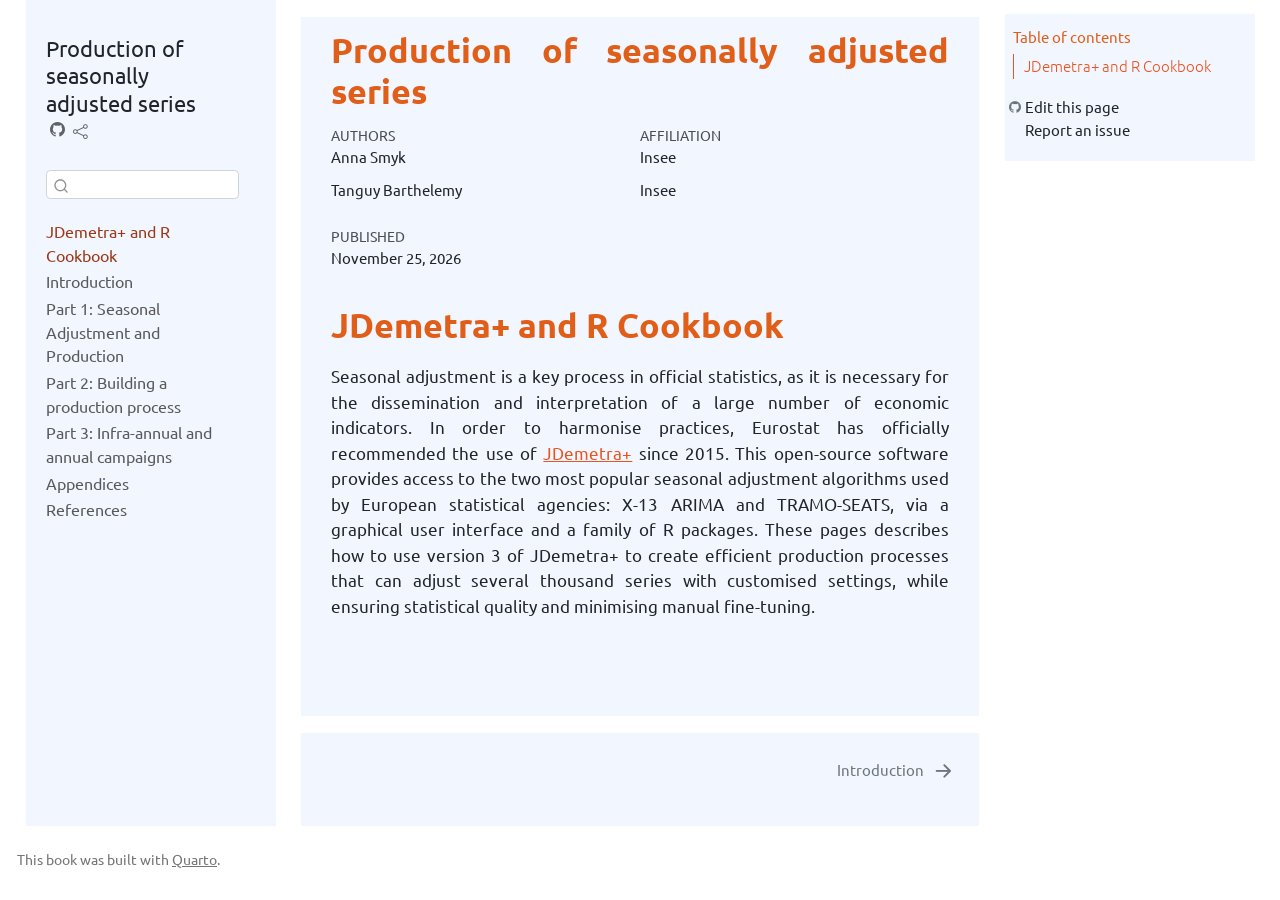
<file: _book/index.html>
<!DOCTYPE html>
<html xmlns="http://www.w3.org/1999/xhtml" lang="en" xml:lang="en"><head>

<meta charset="utf-8">
<meta name="generator" content="quarto-1.3.353">

<meta name="viewport" content="width=device-width, initial-scale=1.0, user-scalable=yes">

<meta name="author" content="Anna Smyk">
<meta name="author" content="Tanguy Barthelemy">
<meta name="dcterms.date" content="2026-11-25">

<title>Production of seasonally adjusted series</title>
<style>
code{white-space: pre-wrap;}
span.smallcaps{font-variant: small-caps;}
div.columns{display: flex; gap: min(4vw, 1.5em);}
div.column{flex: auto; overflow-x: auto;}
div.hanging-indent{margin-left: 1.5em; text-indent: -1.5em;}
ul.task-list{list-style: none;}
ul.task-list li input[type="checkbox"] {
  width: 0.8em;
  margin: 0 0.8em 0.2em -1em; /* quarto-specific, see https://github.com/quarto-dev/quarto-cli/issues/4556 */ 
  vertical-align: middle;
}
</style>


<script src="site_libs/quarto-nav/quarto-nav.js"></script>
<script src="site_libs/quarto-nav/headroom.min.js"></script>
<script src="site_libs/clipboard/clipboard.min.js"></script>
<script src="site_libs/quarto-search/autocomplete.umd.js"></script>
<script src="site_libs/quarto-search/fuse.min.js"></script>
<script src="site_libs/quarto-search/quarto-search.js"></script>
<meta name="quarto:offset" content="./">
<link href="./introduction.html" rel="next">
<script src="site_libs/quarto-html/quarto.js"></script>
<script src="site_libs/quarto-html/popper.min.js"></script>
<script src="site_libs/quarto-html/tippy.umd.min.js"></script>
<script src="site_libs/quarto-html/anchor.min.js"></script>
<link href="site_libs/quarto-html/tippy.css" rel="stylesheet">
<link href="site_libs/quarto-html/quarto-syntax-highlighting.css" rel="stylesheet" id="quarto-text-highlighting-styles">
<script src="site_libs/bootstrap/bootstrap.min.js"></script>
<link href="site_libs/bootstrap/bootstrap-icons.css" rel="stylesheet">
<link href="site_libs/bootstrap/bootstrap.min.css" rel="stylesheet" id="quarto-bootstrap" data-mode="light">
<script id="quarto-search-options" type="application/json">{
  "location": "sidebar",
  "copy-button": false,
  "collapse-after": 3,
  "panel-placement": "start",
  "type": "textbox",
  "limit": 20,
  "language": {
    "search-no-results-text": "No results",
    "search-matching-documents-text": "matching documents",
    "search-copy-link-title": "Copy link to search",
    "search-hide-matches-text": "Hide additional matches",
    "search-more-match-text": "more match in this document",
    "search-more-matches-text": "more matches in this document",
    "search-clear-button-title": "Clear",
    "search-detached-cancel-button-title": "Cancel",
    "search-submit-button-title": "Submit"
  }
}</script>


<link rel="stylesheet" href="styles.css">
</head>

<body class="nav-sidebar floating">

<div id="quarto-search-results"></div>
  <header id="quarto-header" class="headroom fixed-top">
  <nav class="quarto-secondary-nav">
    <div class="container-fluid d-flex">
      <button type="button" class="quarto-btn-toggle btn" data-bs-toggle="collapse" data-bs-target="#quarto-sidebar,#quarto-sidebar-glass" aria-controls="quarto-sidebar" aria-expanded="false" aria-label="Toggle sidebar navigation" onclick="if (window.quartoToggleHeadroom) { window.quartoToggleHeadroom(); }">
        <i class="bi bi-layout-text-sidebar-reverse"></i>
      </button>
      <nav class="quarto-page-breadcrumbs" aria-label="breadcrumb"><ol class="breadcrumb"><li class="breadcrumb-item"><a href="./index.html">JDemetra+ and R Cookbook</a></li></ol></nav>
      <a class="flex-grow-1" role="button" data-bs-toggle="collapse" data-bs-target="#quarto-sidebar,#quarto-sidebar-glass" aria-controls="quarto-sidebar" aria-expanded="false" aria-label="Toggle sidebar navigation" onclick="if (window.quartoToggleHeadroom) { window.quartoToggleHeadroom(); }">      
      </a>
      <button type="button" class="btn quarto-search-button" aria-label="Search" onclick="window.quartoOpenSearch();">
        <i class="bi bi-search"></i>
      </button>
    </div>
  </nav>
</header>
<!-- content -->
<div id="quarto-content" class="quarto-container page-columns page-rows-contents page-layout-article">
<!-- sidebar -->
  <nav id="quarto-sidebar" class="sidebar collapse collapse-horizontal sidebar-navigation floating overflow-auto">
    <div class="pt-lg-2 mt-2 text-left sidebar-header">
    <div class="sidebar-title mb-0 py-0">
      <a href="./">Production of seasonally adjusted series</a> 
        <div class="sidebar-tools-main">
    <a href="https://github.com/annasmyk/Prod-SA-JDemetra-Cookbook" title="Source Code" class="quarto-navigation-tool px-1" aria-label="Source Code"><i class="bi bi-github"></i></a>
    <div class="dropdown">
      <a href="" title="Share" id="quarto-navigation-tool-dropdown-0" class="quarto-navigation-tool dropdown-toggle px-1" data-bs-toggle="dropdown" aria-expanded="false" aria-label="Share"><i class="bi bi-share"></i></a>
      <ul class="dropdown-menu" aria-labelledby="quarto-navigation-tool-dropdown-0">
          <li>
            <a class="dropdown-item sidebar-tools-main-item" href="https://www.facebook.com/sharer/sharer.php?u=|url|">
              <i class="bi bi-bi-facebook pe-1"></i>
            Facebook
            </a>
          </li>
          <li>
            <a class="dropdown-item sidebar-tools-main-item" href="https://twitter.com/intent/tweet?url=|url|">
              <i class="bi bi-bi-twitter pe-1"></i>
            Twitter
            </a>
          </li>
          <li>
            <a class="dropdown-item sidebar-tools-main-item" href="https://www.linkedin.com/sharing/share-offsite/?url=|url|">
              <i class="bi bi-bi-linkedin pe-1"></i>
            LinkedIn
            </a>
          </li>
      </ul>
    </div>
</div>
    </div>
      </div>
        <div class="mt-2 flex-shrink-0 align-items-center">
        <div class="sidebar-search">
        <div id="quarto-search" class="" title="Search"></div>
        </div>
        </div>
    <div class="sidebar-menu-container"> 
    <ul class="list-unstyled mt-1">
        <li class="sidebar-item">
  <div class="sidebar-item-container"> 
  <a href="./index.html" class="sidebar-item-text sidebar-link active">
 <span class="menu-text">JDemetra+ and R Cookbook</span></a>
  </div>
</li>
        <li class="sidebar-item">
  <div class="sidebar-item-container"> 
  <a href="./introduction.html" class="sidebar-item-text sidebar-link">
 <span class="menu-text">Introduction</span></a>
  </div>
</li>
        <li class="sidebar-item">
  <div class="sidebar-item-container"> 
  <a href="./P1-Overview.html" class="sidebar-item-text sidebar-link">
 <span class="menu-text">Part 1: Seasonal Adjustment and Production</span></a>
  </div>
</li>
        <li class="sidebar-item">
  <div class="sidebar-item-container"> 
  <a href="./P2-Build.html" class="sidebar-item-text sidebar-link">
 <span class="menu-text">Part 2: Building a production process</span></a>
  </div>
</li>
        <li class="sidebar-item">
  <div class="sidebar-item-container"> 
  <a href="./P3-Review.html" class="sidebar-item-text sidebar-link">
 <span class="menu-text">Part 3: Infra-annual and annual campaigns</span></a>
  </div>
</li>
        <li class="sidebar-item">
  <div class="sidebar-item-container"> 
  <a href="./P4-Appendices.html" class="sidebar-item-text sidebar-link">
 <span class="menu-text">Appendices</span></a>
  </div>
</li>
        <li class="sidebar-item">
  <div class="sidebar-item-container"> 
  <a href="./references.html" class="sidebar-item-text sidebar-link">
 <span class="menu-text">References</span></a>
  </div>
</li>
    </ul>
    </div>
</nav>
<div id="quarto-sidebar-glass" data-bs-toggle="collapse" data-bs-target="#quarto-sidebar,#quarto-sidebar-glass"></div>
<!-- margin-sidebar -->
    <div id="quarto-margin-sidebar" class="sidebar margin-sidebar">
        <nav id="TOC" role="doc-toc" class="toc-active">
    <h2 id="toc-title">Table of contents</h2>
   
  <ul>
  <li><a href="#ind" id="toc-ind" class="nav-link active" data-scroll-target="#ind">JDemetra+ and R Cookbook</a></li>
  </ul>
<div class="toc-actions"><div><i class="bi bi-github"></i></div><div class="action-links"><p><a href="https://github.com/annasmyk/Prod-SA-JDemetra-Cookbook/edit/main/index.qmd" class="toc-action">Edit this page</a></p><p><a href="https://github.com/annasmyk/Prod-SA-JDemetra-Cookbook/issues/new" class="toc-action">Report an issue</a></p></div></div></nav>
    </div>
<!-- main -->
<main class="content" id="quarto-document-content">

<header id="title-block-header" class="quarto-title-block default">
<div class="quarto-title">
<h1 class="title">Production of seasonally adjusted series</h1>
</div>


<div class="quarto-title-meta-author">
  <div class="quarto-title-meta-heading">Authors</div>
  <div class="quarto-title-meta-heading">Affiliation</div>
  
    <div class="quarto-title-meta-contents">
    <p class="author"><a href="https://github.com/annasmyk">Anna Smyk</a> </p>
  </div>
    <div class="quarto-title-meta-contents">
        <p class="affiliation">
            <a href="https://www.insee.fr/fr/accueil">
            Insee
            </a>
          </p>
      </div>
      <div class="quarto-title-meta-contents">
    <p class="author"><a href="https://github.com/TanguyBarthelemy">Tanguy Barthelemy</a> </p>
  </div>
    <div class="quarto-title-meta-contents">
        <p class="affiliation">
            <a href="https://www.insee.fr/fr/accueil">
            Insee
            </a>
          </p>
      </div>
    </div>

<div class="quarto-title-meta">

      
    <div>
    <div class="quarto-title-meta-heading">Published</div>
    <div class="quarto-title-meta-contents">
      <p class="date">November 25, 2026</p>
    </div>
  </div>
  
    
  </div>
  

</header>

<section id="ind" class="level1 unnumbered">
<h1 class="unnumbered">JDemetra+ and R Cookbook</h1>
<p>Seasonal adjustment is a key process in official statistics, as it is necessary for the dissemination and interpretation of a large number of economic indicators. In order to harmonise practices, Eurostat has officially recommended the use of <a href="www.jdemetra.org">JDemetra+</a> since 2015. This open-source software provides access to the two most popular seasonal adjustment algorithms used by European statistical agencies: X-13 ARIMA and TRAMO-SEATS, via a graphical user interface and a family of R packages. These pages describes how to use version 3 of JDemetra+ to create efficient production processes that can adjust several thousand series with customised settings, while ensuring statistical quality and minimising manual fine-tuning.</p>


</section>

</main> <!-- /main -->
<script id="quarto-html-after-body" type="application/javascript">
window.document.addEventListener("DOMContentLoaded", function (event) {
  const toggleBodyColorMode = (bsSheetEl) => {
    const mode = bsSheetEl.getAttribute("data-mode");
    const bodyEl = window.document.querySelector("body");
    if (mode === "dark") {
      bodyEl.classList.add("quarto-dark");
      bodyEl.classList.remove("quarto-light");
    } else {
      bodyEl.classList.add("quarto-light");
      bodyEl.classList.remove("quarto-dark");
    }
  }
  const toggleBodyColorPrimary = () => {
    const bsSheetEl = window.document.querySelector("link#quarto-bootstrap");
    if (bsSheetEl) {
      toggleBodyColorMode(bsSheetEl);
    }
  }
  toggleBodyColorPrimary();  
  const icon = "";
  const anchorJS = new window.AnchorJS();
  anchorJS.options = {
    placement: 'right',
    icon: icon
  };
  anchorJS.add('.anchored');
  const isCodeAnnotation = (el) => {
    for (const clz of el.classList) {
      if (clz.startsWith('code-annotation-')) {                     
        return true;
      }
    }
    return false;
  }
  const clipboard = new window.ClipboardJS('.code-copy-button', {
    text: function(trigger) {
      const codeEl = trigger.previousElementSibling.cloneNode(true);
      for (const childEl of codeEl.children) {
        if (isCodeAnnotation(childEl)) {
          childEl.remove();
        }
      }
      return codeEl.innerText;
    }
  });
  clipboard.on('success', function(e) {
    // button target
    const button = e.trigger;
    // don't keep focus
    button.blur();
    // flash "checked"
    button.classList.add('code-copy-button-checked');
    var currentTitle = button.getAttribute("title");
    button.setAttribute("title", "Copied!");
    let tooltip;
    if (window.bootstrap) {
      button.setAttribute("data-bs-toggle", "tooltip");
      button.setAttribute("data-bs-placement", "left");
      button.setAttribute("data-bs-title", "Copied!");
      tooltip = new bootstrap.Tooltip(button, 
        { trigger: "manual", 
          customClass: "code-copy-button-tooltip",
          offset: [0, -8]});
      tooltip.show();    
    }
    setTimeout(function() {
      if (tooltip) {
        tooltip.hide();
        button.removeAttribute("data-bs-title");
        button.removeAttribute("data-bs-toggle");
        button.removeAttribute("data-bs-placement");
      }
      button.setAttribute("title", currentTitle);
      button.classList.remove('code-copy-button-checked');
    }, 1000);
    // clear code selection
    e.clearSelection();
  });
  function tippyHover(el, contentFn) {
    const config = {
      allowHTML: true,
      content: contentFn,
      maxWidth: 500,
      delay: 100,
      arrow: false,
      appendTo: function(el) {
          return el.parentElement;
      },
      interactive: true,
      interactiveBorder: 10,
      theme: 'quarto',
      placement: 'bottom-start'
    };
    window.tippy(el, config); 
  }
  const noterefs = window.document.querySelectorAll('a[role="doc-noteref"]');
  for (var i=0; i<noterefs.length; i++) {
    const ref = noterefs[i];
    tippyHover(ref, function() {
      // use id or data attribute instead here
      let href = ref.getAttribute('data-footnote-href') || ref.getAttribute('href');
      try { href = new URL(href).hash; } catch {}
      const id = href.replace(/^#\/?/, "");
      const note = window.document.getElementById(id);
      return note.innerHTML;
    });
  }
      let selectedAnnoteEl;
      const selectorForAnnotation = ( cell, annotation) => {
        let cellAttr = 'data-code-cell="' + cell + '"';
        let lineAttr = 'data-code-annotation="' +  annotation + '"';
        const selector = 'span[' + cellAttr + '][' + lineAttr + ']';
        return selector;
      }
      const selectCodeLines = (annoteEl) => {
        const doc = window.document;
        const targetCell = annoteEl.getAttribute("data-target-cell");
        const targetAnnotation = annoteEl.getAttribute("data-target-annotation");
        const annoteSpan = window.document.querySelector(selectorForAnnotation(targetCell, targetAnnotation));
        const lines = annoteSpan.getAttribute("data-code-lines").split(",");
        const lineIds = lines.map((line) => {
          return targetCell + "-" + line;
        })
        let top = null;
        let height = null;
        let parent = null;
        if (lineIds.length > 0) {
            //compute the position of the single el (top and bottom and make a div)
            const el = window.document.getElementById(lineIds[0]);
            top = el.offsetTop;
            height = el.offsetHeight;
            parent = el.parentElement.parentElement;
          if (lineIds.length > 1) {
            const lastEl = window.document.getElementById(lineIds[lineIds.length - 1]);
            const bottom = lastEl.offsetTop + lastEl.offsetHeight;
            height = bottom - top;
          }
          if (top !== null && height !== null && parent !== null) {
            // cook up a div (if necessary) and position it 
            let div = window.document.getElementById("code-annotation-line-highlight");
            if (div === null) {
              div = window.document.createElement("div");
              div.setAttribute("id", "code-annotation-line-highlight");
              div.style.position = 'absolute';
              parent.appendChild(div);
            }
            div.style.top = top - 2 + "px";
            div.style.height = height + 4 + "px";
            let gutterDiv = window.document.getElementById("code-annotation-line-highlight-gutter");
            if (gutterDiv === null) {
              gutterDiv = window.document.createElement("div");
              gutterDiv.setAttribute("id", "code-annotation-line-highlight-gutter");
              gutterDiv.style.position = 'absolute';
              const codeCell = window.document.getElementById(targetCell);
              const gutter = codeCell.querySelector('.code-annotation-gutter');
              gutter.appendChild(gutterDiv);
            }
            gutterDiv.style.top = top - 2 + "px";
            gutterDiv.style.height = height + 4 + "px";
          }
          selectedAnnoteEl = annoteEl;
        }
      };
      const unselectCodeLines = () => {
        const elementsIds = ["code-annotation-line-highlight", "code-annotation-line-highlight-gutter"];
        elementsIds.forEach((elId) => {
          const div = window.document.getElementById(elId);
          if (div) {
            div.remove();
          }
        });
        selectedAnnoteEl = undefined;
      };
      // Attach click handler to the DT
      const annoteDls = window.document.querySelectorAll('dt[data-target-cell]');
      for (const annoteDlNode of annoteDls) {
        annoteDlNode.addEventListener('click', (event) => {
          const clickedEl = event.target;
          if (clickedEl !== selectedAnnoteEl) {
            unselectCodeLines();
            const activeEl = window.document.querySelector('dt[data-target-cell].code-annotation-active');
            if (activeEl) {
              activeEl.classList.remove('code-annotation-active');
            }
            selectCodeLines(clickedEl);
            clickedEl.classList.add('code-annotation-active');
          } else {
            // Unselect the line
            unselectCodeLines();
            clickedEl.classList.remove('code-annotation-active');
          }
        });
      }
  const findCites = (el) => {
    const parentEl = el.parentElement;
    if (parentEl) {
      const cites = parentEl.dataset.cites;
      if (cites) {
        return {
          el,
          cites: cites.split(' ')
        };
      } else {
        return findCites(el.parentElement)
      }
    } else {
      return undefined;
    }
  };
  var bibliorefs = window.document.querySelectorAll('a[role="doc-biblioref"]');
  for (var i=0; i<bibliorefs.length; i++) {
    const ref = bibliorefs[i];
    const citeInfo = findCites(ref);
    if (citeInfo) {
      tippyHover(citeInfo.el, function() {
        var popup = window.document.createElement('div');
        citeInfo.cites.forEach(function(cite) {
          var citeDiv = window.document.createElement('div');
          citeDiv.classList.add('hanging-indent');
          citeDiv.classList.add('csl-entry');
          var biblioDiv = window.document.getElementById('ref-' + cite);
          if (biblioDiv) {
            citeDiv.innerHTML = biblioDiv.innerHTML;
          }
          popup.appendChild(citeDiv);
        });
        return popup.innerHTML;
      });
    }
  }
});
</script>
<nav class="page-navigation">
  <div class="nav-page nav-page-previous">
  </div>
  <div class="nav-page nav-page-next">
      <a href="./introduction.html" class="pagination-link">
        <span class="nav-page-text">Introduction</span> <i class="bi bi-arrow-right-short"></i>
      </a>
  </div>
</nav>
</div> <!-- /content -->
<footer class="footer">
  <div class="nav-footer">
    <div class="nav-footer-left">This book was built with <a href="https://quarto.org/">Quarto</a>.</div>   
    <div class="nav-footer-center">
      &nbsp;
    </div>
    <div class="nav-footer-right"></div>
  </div>
</footer>



</body></html>
</file>
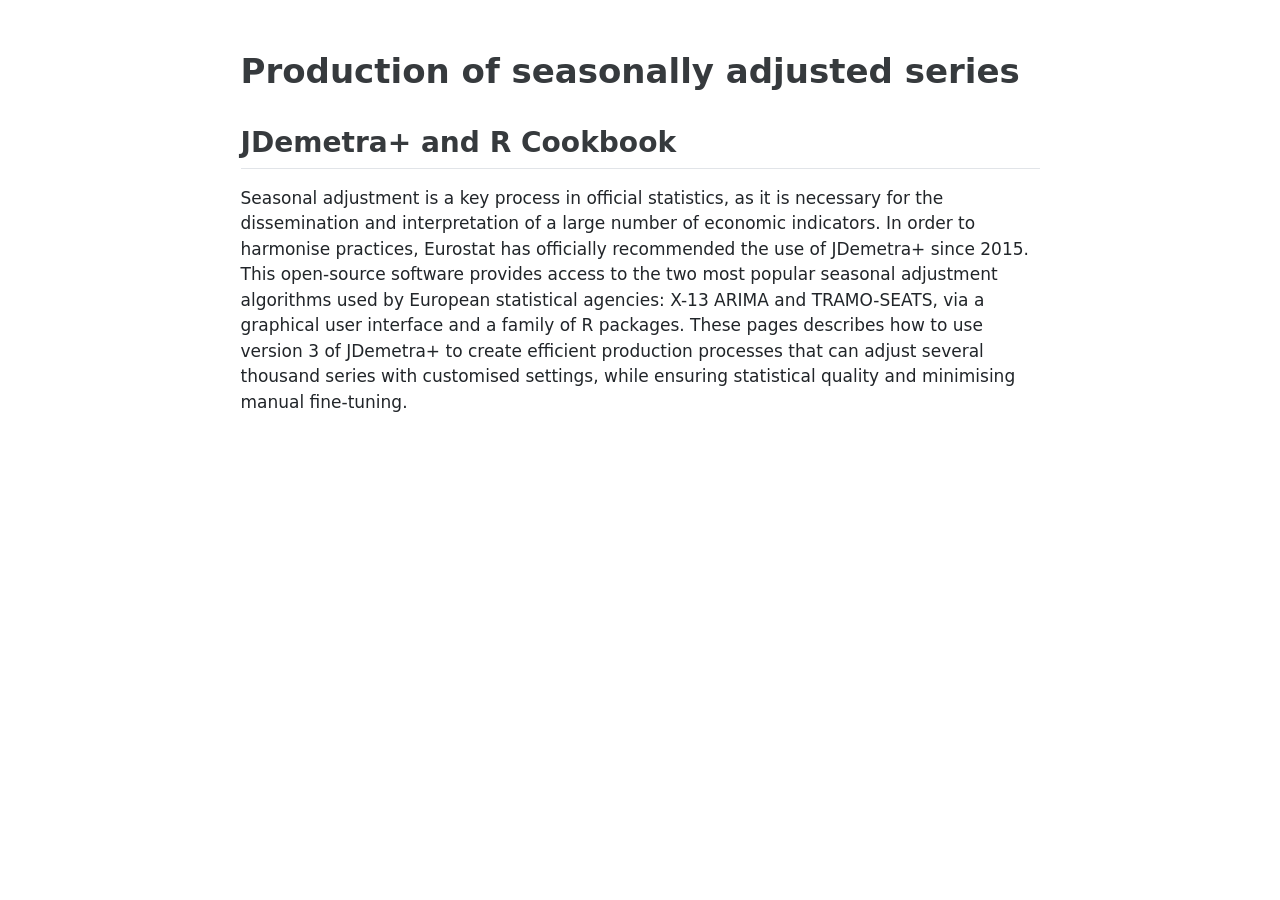
<file: README.html>
<!DOCTYPE html>
<html xmlns="http://www.w3.org/1999/xhtml" lang="en" xml:lang="en"><head>

<meta charset="utf-8">
<meta name="generator" content="quarto-1.3.353">

<meta name="viewport" content="width=device-width, initial-scale=1.0, user-scalable=yes">


<title>readme</title>
<style>
code{white-space: pre-wrap;}
span.smallcaps{font-variant: small-caps;}
div.columns{display: flex; gap: min(4vw, 1.5em);}
div.column{flex: auto; overflow-x: auto;}
div.hanging-indent{margin-left: 1.5em; text-indent: -1.5em;}
ul.task-list{list-style: none;}
ul.task-list li input[type="checkbox"] {
  width: 0.8em;
  margin: 0 0.8em 0.2em -1em; /* quarto-specific, see https://github.com/quarto-dev/quarto-cli/issues/4556 */ 
  vertical-align: middle;
}
</style>


<script src="README_files/libs/clipboard/clipboard.min.js"></script>
<script src="README_files/libs/quarto-html/quarto.js"></script>
<script src="README_files/libs/quarto-html/popper.min.js"></script>
<script src="README_files/libs/quarto-html/tippy.umd.min.js"></script>
<script src="README_files/libs/quarto-html/anchor.min.js"></script>
<link href="README_files/libs/quarto-html/tippy.css" rel="stylesheet">
<link href="README_files/libs/quarto-html/quarto-syntax-highlighting.css" rel="stylesheet" id="quarto-text-highlighting-styles">
<script src="README_files/libs/bootstrap/bootstrap.min.js"></script>
<link href="README_files/libs/bootstrap/bootstrap-icons.css" rel="stylesheet">
<link href="README_files/libs/bootstrap/bootstrap.min.css" rel="stylesheet" id="quarto-bootstrap" data-mode="light">


</head>

<body class="fullcontent">

<div id="quarto-content" class="page-columns page-rows-contents page-layout-article">

<main class="content" id="quarto-document-content">



<section id="production-of-seasonally-adjusted-series" class="level1">
<h1>Production of seasonally adjusted series</h1>
<section id="ind" class="level2 unnumbered">
<h2 class="unnumbered anchored" data-anchor-id="ind">JDemetra+ and R Cookbook</h2>
<p>Seasonal adjustment is a key process in official statistics, as it is necessary for the dissemination and interpretation of a large number of economic indicators. In order to harmonise practices, Eurostat has officially recommended the use of JDemetra+ since 2015. This open-source software provides access to the two most popular seasonal adjustment algorithms used by European statistical agencies: X-13 ARIMA and TRAMO-SEATS, via a graphical user interface and a family of R packages. These pages describes how to use version 3 of JDemetra+ to create efficient production processes that can adjust several thousand series with customised settings, while ensuring statistical quality and minimising manual fine-tuning.</p>
</section>
</section>

</main>
<!-- /main column -->
<script id="quarto-html-after-body" type="application/javascript">
window.document.addEventListener("DOMContentLoaded", function (event) {
  const toggleBodyColorMode = (bsSheetEl) => {
    const mode = bsSheetEl.getAttribute("data-mode");
    const bodyEl = window.document.querySelector("body");
    if (mode === "dark") {
      bodyEl.classList.add("quarto-dark");
      bodyEl.classList.remove("quarto-light");
    } else {
      bodyEl.classList.add("quarto-light");
      bodyEl.classList.remove("quarto-dark");
    }
  }
  const toggleBodyColorPrimary = () => {
    const bsSheetEl = window.document.querySelector("link#quarto-bootstrap");
    if (bsSheetEl) {
      toggleBodyColorMode(bsSheetEl);
    }
  }
  toggleBodyColorPrimary();  
  const icon = "";
  const anchorJS = new window.AnchorJS();
  anchorJS.options = {
    placement: 'right',
    icon: icon
  };
  anchorJS.add('.anchored');
  const isCodeAnnotation = (el) => {
    for (const clz of el.classList) {
      if (clz.startsWith('code-annotation-')) {                     
        return true;
      }
    }
    return false;
  }
  const clipboard = new window.ClipboardJS('.code-copy-button', {
    text: function(trigger) {
      const codeEl = trigger.previousElementSibling.cloneNode(true);
      for (const childEl of codeEl.children) {
        if (isCodeAnnotation(childEl)) {
          childEl.remove();
        }
      }
      return codeEl.innerText;
    }
  });
  clipboard.on('success', function(e) {
    // button target
    const button = e.trigger;
    // don't keep focus
    button.blur();
    // flash "checked"
    button.classList.add('code-copy-button-checked');
    var currentTitle = button.getAttribute("title");
    button.setAttribute("title", "Copied!");
    let tooltip;
    if (window.bootstrap) {
      button.setAttribute("data-bs-toggle", "tooltip");
      button.setAttribute("data-bs-placement", "left");
      button.setAttribute("data-bs-title", "Copied!");
      tooltip = new bootstrap.Tooltip(button, 
        { trigger: "manual", 
          customClass: "code-copy-button-tooltip",
          offset: [0, -8]});
      tooltip.show();    
    }
    setTimeout(function() {
      if (tooltip) {
        tooltip.hide();
        button.removeAttribute("data-bs-title");
        button.removeAttribute("data-bs-toggle");
        button.removeAttribute("data-bs-placement");
      }
      button.setAttribute("title", currentTitle);
      button.classList.remove('code-copy-button-checked');
    }, 1000);
    // clear code selection
    e.clearSelection();
  });
  function tippyHover(el, contentFn) {
    const config = {
      allowHTML: true,
      content: contentFn,
      maxWidth: 500,
      delay: 100,
      arrow: false,
      appendTo: function(el) {
          return el.parentElement;
      },
      interactive: true,
      interactiveBorder: 10,
      theme: 'quarto',
      placement: 'bottom-start'
    };
    window.tippy(el, config); 
  }
  const noterefs = window.document.querySelectorAll('a[role="doc-noteref"]');
  for (var i=0; i<noterefs.length; i++) {
    const ref = noterefs[i];
    tippyHover(ref, function() {
      // use id or data attribute instead here
      let href = ref.getAttribute('data-footnote-href') || ref.getAttribute('href');
      try { href = new URL(href).hash; } catch {}
      const id = href.replace(/^#\/?/, "");
      const note = window.document.getElementById(id);
      return note.innerHTML;
    });
  }
      let selectedAnnoteEl;
      const selectorForAnnotation = ( cell, annotation) => {
        let cellAttr = 'data-code-cell="' + cell + '"';
        let lineAttr = 'data-code-annotation="' +  annotation + '"';
        const selector = 'span[' + cellAttr + '][' + lineAttr + ']';
        return selector;
      }
      const selectCodeLines = (annoteEl) => {
        const doc = window.document;
        const targetCell = annoteEl.getAttribute("data-target-cell");
        const targetAnnotation = annoteEl.getAttribute("data-target-annotation");
        const annoteSpan = window.document.querySelector(selectorForAnnotation(targetCell, targetAnnotation));
        const lines = annoteSpan.getAttribute("data-code-lines").split(",");
        const lineIds = lines.map((line) => {
          return targetCell + "-" + line;
        })
        let top = null;
        let height = null;
        let parent = null;
        if (lineIds.length > 0) {
            //compute the position of the single el (top and bottom and make a div)
            const el = window.document.getElementById(lineIds[0]);
            top = el.offsetTop;
            height = el.offsetHeight;
            parent = el.parentElement.parentElement;
          if (lineIds.length > 1) {
            const lastEl = window.document.getElementById(lineIds[lineIds.length - 1]);
            const bottom = lastEl.offsetTop + lastEl.offsetHeight;
            height = bottom - top;
          }
          if (top !== null && height !== null && parent !== null) {
            // cook up a div (if necessary) and position it 
            let div = window.document.getElementById("code-annotation-line-highlight");
            if (div === null) {
              div = window.document.createElement("div");
              div.setAttribute("id", "code-annotation-line-highlight");
              div.style.position = 'absolute';
              parent.appendChild(div);
            }
            div.style.top = top - 2 + "px";
            div.style.height = height + 4 + "px";
            let gutterDiv = window.document.getElementById("code-annotation-line-highlight-gutter");
            if (gutterDiv === null) {
              gutterDiv = window.document.createElement("div");
              gutterDiv.setAttribute("id", "code-annotation-line-highlight-gutter");
              gutterDiv.style.position = 'absolute';
              const codeCell = window.document.getElementById(targetCell);
              const gutter = codeCell.querySelector('.code-annotation-gutter');
              gutter.appendChild(gutterDiv);
            }
            gutterDiv.style.top = top - 2 + "px";
            gutterDiv.style.height = height + 4 + "px";
          }
          selectedAnnoteEl = annoteEl;
        }
      };
      const unselectCodeLines = () => {
        const elementsIds = ["code-annotation-line-highlight", "code-annotation-line-highlight-gutter"];
        elementsIds.forEach((elId) => {
          const div = window.document.getElementById(elId);
          if (div) {
            div.remove();
          }
        });
        selectedAnnoteEl = undefined;
      };
      // Attach click handler to the DT
      const annoteDls = window.document.querySelectorAll('dt[data-target-cell]');
      for (const annoteDlNode of annoteDls) {
        annoteDlNode.addEventListener('click', (event) => {
          const clickedEl = event.target;
          if (clickedEl !== selectedAnnoteEl) {
            unselectCodeLines();
            const activeEl = window.document.querySelector('dt[data-target-cell].code-annotation-active');
            if (activeEl) {
              activeEl.classList.remove('code-annotation-active');
            }
            selectCodeLines(clickedEl);
            clickedEl.classList.add('code-annotation-active');
          } else {
            // Unselect the line
            unselectCodeLines();
            clickedEl.classList.remove('code-annotation-active');
          }
        });
      }
  const findCites = (el) => {
    const parentEl = el.parentElement;
    if (parentEl) {
      const cites = parentEl.dataset.cites;
      if (cites) {
        return {
          el,
          cites: cites.split(' ')
        };
      } else {
        return findCites(el.parentElement)
      }
    } else {
      return undefined;
    }
  };
  var bibliorefs = window.document.querySelectorAll('a[role="doc-biblioref"]');
  for (var i=0; i<bibliorefs.length; i++) {
    const ref = bibliorefs[i];
    const citeInfo = findCites(ref);
    if (citeInfo) {
      tippyHover(citeInfo.el, function() {
        var popup = window.document.createElement('div');
        citeInfo.cites.forEach(function(cite) {
          var citeDiv = window.document.createElement('div');
          citeDiv.classList.add('hanging-indent');
          citeDiv.classList.add('csl-entry');
          var biblioDiv = window.document.getElementById('ref-' + cite);
          if (biblioDiv) {
            citeDiv.innerHTML = biblioDiv.innerHTML;
          }
          popup.appendChild(citeDiv);
        });
        return popup.innerHTML;
      });
    }
  }
});
</script>
</div> <!-- /content -->



</body></html>
</file>
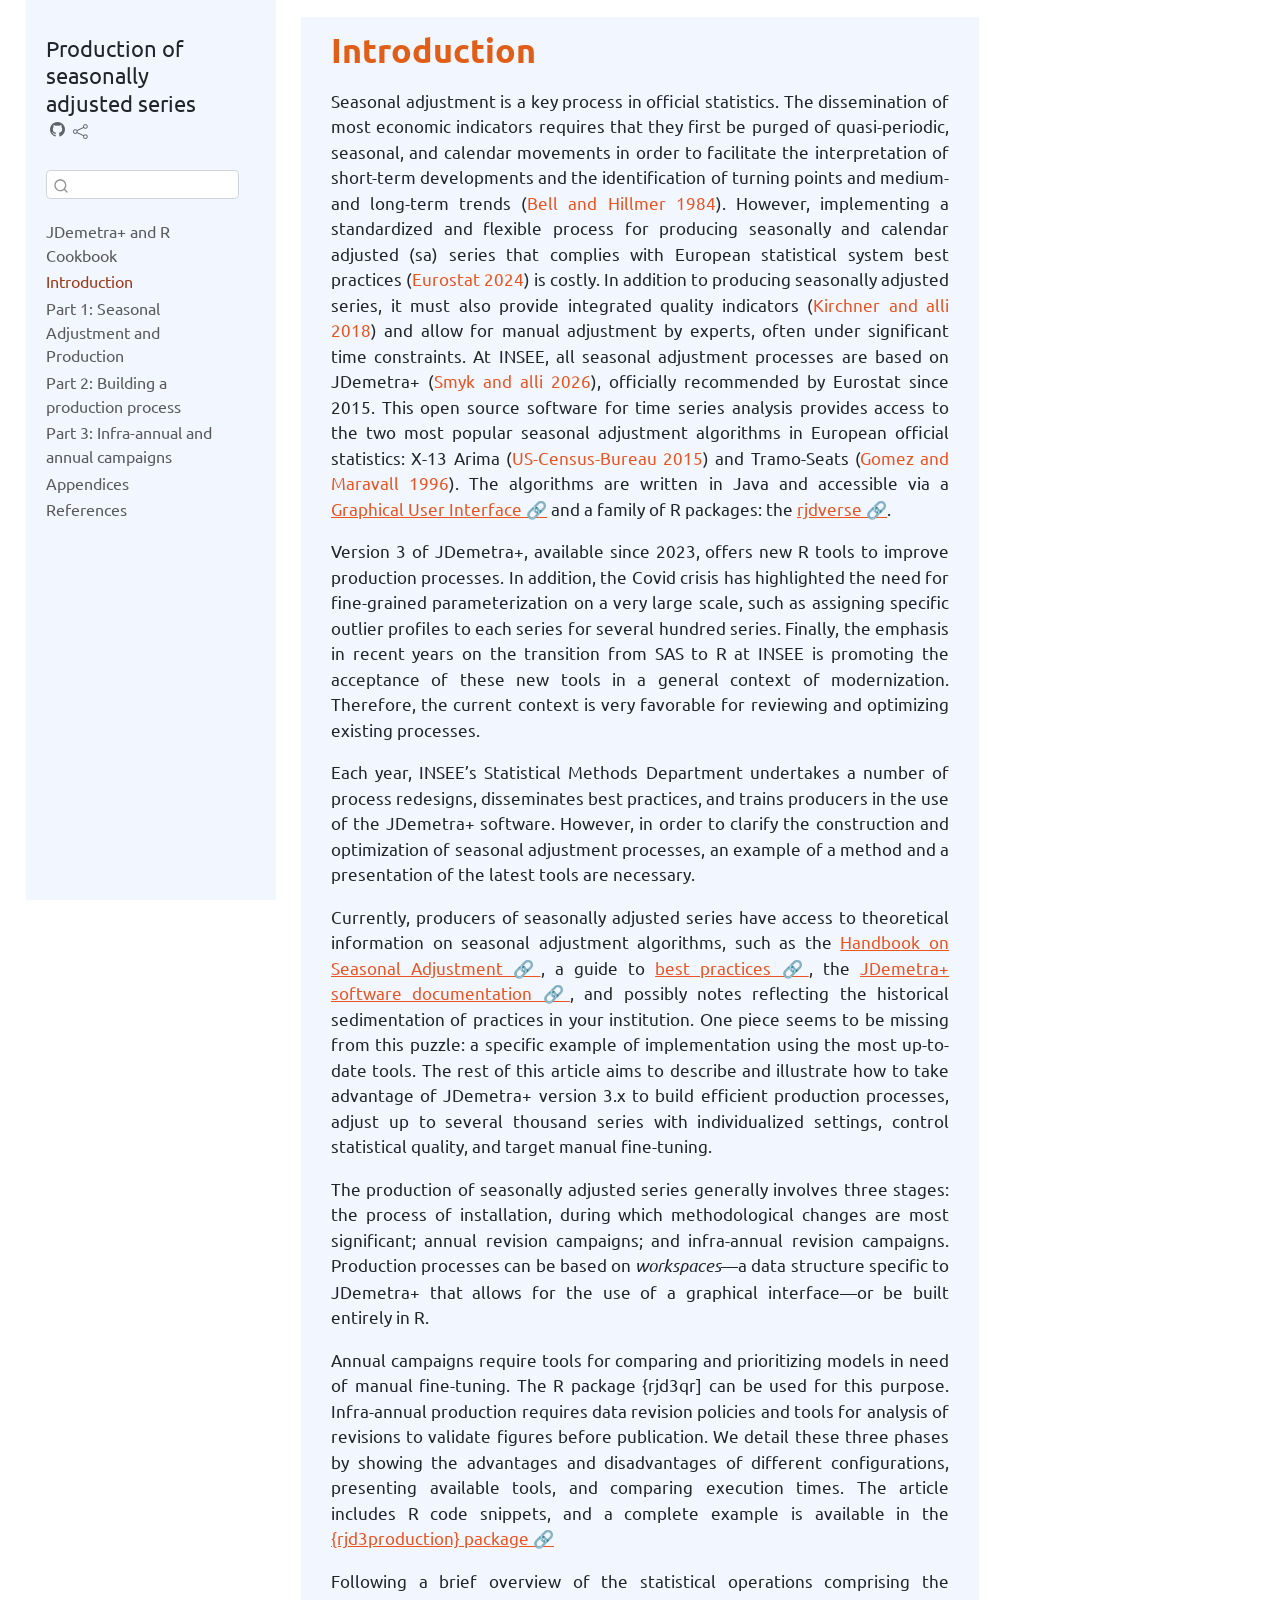
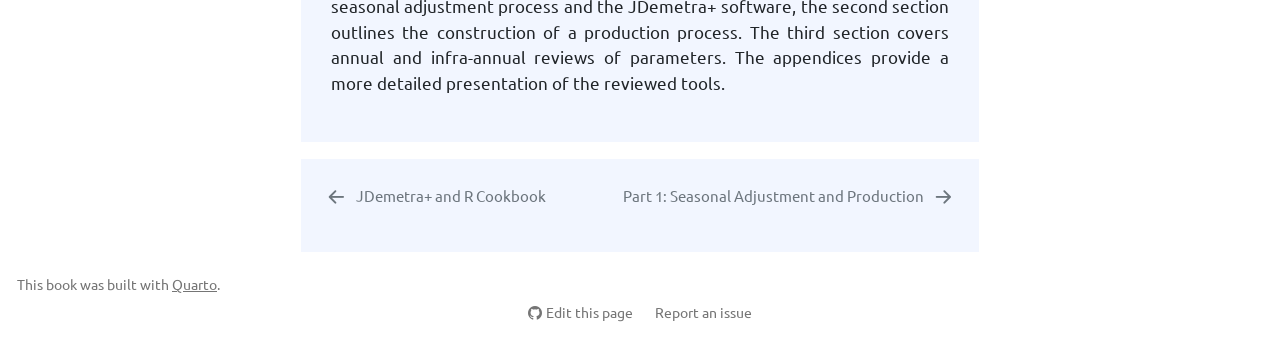
<file: _book/introduction.html>
<!DOCTYPE html>
<html xmlns="http://www.w3.org/1999/xhtml" lang="en" xml:lang="en"><head>

<meta charset="utf-8">
<meta name="generator" content="quarto-1.3.353">

<meta name="viewport" content="width=device-width, initial-scale=1.0, user-scalable=yes">


<title>Production of seasonally adjusted series - Introduction</title>
<style>
code{white-space: pre-wrap;}
span.smallcaps{font-variant: small-caps;}
div.columns{display: flex; gap: min(4vw, 1.5em);}
div.column{flex: auto; overflow-x: auto;}
div.hanging-indent{margin-left: 1.5em; text-indent: -1.5em;}
ul.task-list{list-style: none;}
ul.task-list li input[type="checkbox"] {
  width: 0.8em;
  margin: 0 0.8em 0.2em -1em; /* quarto-specific, see https://github.com/quarto-dev/quarto-cli/issues/4556 */ 
  vertical-align: middle;
}
/* CSS for citations */
div.csl-bib-body { }
div.csl-entry {
  clear: both;
}
.hanging-indent div.csl-entry {
  margin-left:2em;
  text-indent:-2em;
}
div.csl-left-margin {
  min-width:2em;
  float:left;
}
div.csl-right-inline {
  margin-left:2em;
  padding-left:1em;
}
div.csl-indent {
  margin-left: 2em;
}</style>


<script src="site_libs/quarto-nav/quarto-nav.js"></script>
<script src="site_libs/quarto-nav/headroom.min.js"></script>
<script src="site_libs/clipboard/clipboard.min.js"></script>
<script src="site_libs/quarto-search/autocomplete.umd.js"></script>
<script src="site_libs/quarto-search/fuse.min.js"></script>
<script src="site_libs/quarto-search/quarto-search.js"></script>
<meta name="quarto:offset" content="./">
<link href="./P1-Overview.html" rel="next">
<link href="./index.html" rel="prev">
<script src="site_libs/quarto-html/quarto.js"></script>
<script src="site_libs/quarto-html/popper.min.js"></script>
<script src="site_libs/quarto-html/tippy.umd.min.js"></script>
<script src="site_libs/quarto-html/anchor.min.js"></script>
<link href="site_libs/quarto-html/tippy.css" rel="stylesheet">
<link href="site_libs/quarto-html/quarto-syntax-highlighting.css" rel="stylesheet" id="quarto-text-highlighting-styles">
<script src="site_libs/bootstrap/bootstrap.min.js"></script>
<link href="site_libs/bootstrap/bootstrap-icons.css" rel="stylesheet">
<link href="site_libs/bootstrap/bootstrap.min.css" rel="stylesheet" id="quarto-bootstrap" data-mode="light">
<script id="quarto-search-options" type="application/json">{
  "location": "sidebar",
  "copy-button": false,
  "collapse-after": 3,
  "panel-placement": "start",
  "type": "textbox",
  "limit": 20,
  "language": {
    "search-no-results-text": "No results",
    "search-matching-documents-text": "matching documents",
    "search-copy-link-title": "Copy link to search",
    "search-hide-matches-text": "Hide additional matches",
    "search-more-match-text": "more match in this document",
    "search-more-matches-text": "more matches in this document",
    "search-clear-button-title": "Clear",
    "search-detached-cancel-button-title": "Cancel",
    "search-submit-button-title": "Submit"
  }
}</script>


<link rel="stylesheet" href="styles.css">
</head>

<body class="nav-sidebar floating">

<div id="quarto-search-results"></div>
  <header id="quarto-header" class="headroom fixed-top">
  <nav class="quarto-secondary-nav">
    <div class="container-fluid d-flex">
      <button type="button" class="quarto-btn-toggle btn" data-bs-toggle="collapse" data-bs-target="#quarto-sidebar,#quarto-sidebar-glass" aria-controls="quarto-sidebar" aria-expanded="false" aria-label="Toggle sidebar navigation" onclick="if (window.quartoToggleHeadroom) { window.quartoToggleHeadroom(); }">
        <i class="bi bi-layout-text-sidebar-reverse"></i>
      </button>
      <nav class="quarto-page-breadcrumbs" aria-label="breadcrumb"><ol class="breadcrumb"><li class="breadcrumb-item"><a href="./introduction.html">Introduction</a></li></ol></nav>
      <a class="flex-grow-1" role="button" data-bs-toggle="collapse" data-bs-target="#quarto-sidebar,#quarto-sidebar-glass" aria-controls="quarto-sidebar" aria-expanded="false" aria-label="Toggle sidebar navigation" onclick="if (window.quartoToggleHeadroom) { window.quartoToggleHeadroom(); }">      
      </a>
      <button type="button" class="btn quarto-search-button" aria-label="Search" onclick="window.quartoOpenSearch();">
        <i class="bi bi-search"></i>
      </button>
    </div>
  </nav>
</header>
<!-- content -->
<div id="quarto-content" class="quarto-container page-columns page-rows-contents page-layout-article">
<!-- sidebar -->
  <nav id="quarto-sidebar" class="sidebar collapse collapse-horizontal sidebar-navigation floating overflow-auto">
    <div class="pt-lg-2 mt-2 text-left sidebar-header">
    <div class="sidebar-title mb-0 py-0">
      <a href="./">Production of seasonally adjusted series</a> 
        <div class="sidebar-tools-main">
    <a href="https://github.com/annasmyk/Prod-SA-JDemetra-Cookbook" title="Source Code" class="quarto-navigation-tool px-1" aria-label="Source Code"><i class="bi bi-github"></i></a>
    <div class="dropdown">
      <a href="" title="Share" id="quarto-navigation-tool-dropdown-0" class="quarto-navigation-tool dropdown-toggle px-1" data-bs-toggle="dropdown" aria-expanded="false" aria-label="Share"><i class="bi bi-share"></i></a>
      <ul class="dropdown-menu" aria-labelledby="quarto-navigation-tool-dropdown-0">
          <li>
            <a class="dropdown-item sidebar-tools-main-item" href="https://www.facebook.com/sharer/sharer.php?u=|url|">
              <i class="bi bi-bi-facebook pe-1"></i>
            Facebook
            </a>
          </li>
          <li>
            <a class="dropdown-item sidebar-tools-main-item" href="https://twitter.com/intent/tweet?url=|url|">
              <i class="bi bi-bi-twitter pe-1"></i>
            Twitter
            </a>
          </li>
          <li>
            <a class="dropdown-item sidebar-tools-main-item" href="https://www.linkedin.com/sharing/share-offsite/?url=|url|">
              <i class="bi bi-bi-linkedin pe-1"></i>
            LinkedIn
            </a>
          </li>
      </ul>
    </div>
</div>
    </div>
      </div>
        <div class="mt-2 flex-shrink-0 align-items-center">
        <div class="sidebar-search">
        <div id="quarto-search" class="" title="Search"></div>
        </div>
        </div>
    <div class="sidebar-menu-container"> 
    <ul class="list-unstyled mt-1">
        <li class="sidebar-item">
  <div class="sidebar-item-container"> 
  <a href="./index.html" class="sidebar-item-text sidebar-link">
 <span class="menu-text">JDemetra+ and R Cookbook</span></a>
  </div>
</li>
        <li class="sidebar-item">
  <div class="sidebar-item-container"> 
  <a href="./introduction.html" class="sidebar-item-text sidebar-link active">
 <span class="menu-text">Introduction</span></a>
  </div>
</li>
        <li class="sidebar-item">
  <div class="sidebar-item-container"> 
  <a href="./P1-Overview.html" class="sidebar-item-text sidebar-link">
 <span class="menu-text">Part 1: Seasonal Adjustment and Production</span></a>
  </div>
</li>
        <li class="sidebar-item">
  <div class="sidebar-item-container"> 
  <a href="./P2-Build.html" class="sidebar-item-text sidebar-link">
 <span class="menu-text">Part 2: Building a production process</span></a>
  </div>
</li>
        <li class="sidebar-item">
  <div class="sidebar-item-container"> 
  <a href="./P3-Review.html" class="sidebar-item-text sidebar-link">
 <span class="menu-text">Part 3: Infra-annual and annual campaigns</span></a>
  </div>
</li>
        <li class="sidebar-item">
  <div class="sidebar-item-container"> 
  <a href="./P4-Appendices.html" class="sidebar-item-text sidebar-link">
 <span class="menu-text">Appendices</span></a>
  </div>
</li>
        <li class="sidebar-item">
  <div class="sidebar-item-container"> 
  <a href="./references.html" class="sidebar-item-text sidebar-link">
 <span class="menu-text">References</span></a>
  </div>
</li>
    </ul>
    </div>
</nav>
<div id="quarto-sidebar-glass" data-bs-toggle="collapse" data-bs-target="#quarto-sidebar,#quarto-sidebar-glass"></div>
<!-- margin-sidebar -->
    <div id="quarto-margin-sidebar" class="sidebar margin-sidebar">
        
    </div>
<!-- main -->
<main class="content" id="quarto-document-content">

<header id="title-block-header" class="quarto-title-block default">
<div class="quarto-title">
<h1 class="title">Introduction</h1>
</div>



<div class="quarto-title-meta">

    
  
    
  </div>
  

</header>

<p>Seasonal adjustment is a key process in official statistics. The dissemination of most economic indicators requires that they first be purged of quasi-periodic, seasonal, and calendar movements in order to facilitate the interpretation of short-term developments and the identification of turning points and medium- and long-term trends <span class="citation" data-cites="bell1984issues">(<a href="references.html#ref-bell1984issues" role="doc-biblioref">Bell and Hillmer 1984</a>)</span>. However, implementing a standardized and flexible process for producing seasonally and calendar adjusted (sa) series that complies with European statistical system best practices <span class="citation" data-cites="eurostat2024guidelines">(<a href="references.html#ref-eurostat2024guidelines" role="doc-biblioref">Eurostat 2024</a>)</span> is costly. <!-- % challenges, implementation difficulties  --> <!-- % good properties of a process --> In addition to producing seasonally adjusted series, it must also provide integrated quality indicators <span class="citation" data-cites="ch22HBSA">(<a href="references.html#ref-ch22HBSA" role="doc-biblioref">Kirchner and alli 2018</a>)</span> and allow for manual adjustment by experts, often under significant time constraints. <!-- %good properties of a process  --> <!-- %current situation at INSEE: around JD+ --> At INSEE, all seasonal adjustment processes are based on JDemetra+ <span class="citation" data-cites="JD_doc">(<a href="references.html#ref-JD_doc" role="doc-biblioref">Smyk and alli 2026</a>)</span>, officially recommended by Eurostat since 2015. This open source software for time series analysis provides access to the two most popular seasonal adjustment algorithms in European official statistics: X-13 Arima <span class="citation" data-cites="census">(<a href="references.html#ref-census" role="doc-biblioref">US-Census-Bureau 2015</a>)</span> and Tramo-Seats <span class="citation" data-cites="gomez1996programs">(<a href="references.html#ref-gomez1996programs" role="doc-biblioref">Gomez and Maravall 1996</a>)</span>. The algorithms are written in Java and accessible via a <a href="https://github.com/jdemetra">Graphical User Interface&nbsp;🔗</a> and a family of R packages: the <a href="https://github.com/rjdverse">rjdverse&nbsp;🔗</a>.</p>
<p>Version 3 of JDemetra+, available since 2023, offers new R tools to improve production processes. <!-- % need for mass parameterization --> <!-- %highlighting difficulties  --> In addition, the Covid crisis has highlighted the need for fine-grained parameterization on a very large scale, such as assigning specific outlier profiles to each series for several hundred series. <!-- % transition from SAS to R --> Finally, the emphasis in recent years on the transition from SAS to R at INSEE is promoting the acceptance of these new tools in a general context of modernization. Therefore, the current context is very favorable for reviewing and optimizing existing processes.</p>
<p>Each year, INSEE’s Statistical Methods Department undertakes a number of process redesigns, disseminates best practices, and trains producers in the use of the JDemetra+ software. However, in order to clarify the construction and optimization of seasonal adjustment processes, an example of a method and a presentation of the latest tools are necessary.</p>
<p>Currently, producers of seasonally adjusted series have access to theoretical information on seasonal adjustment algorithms, such as the <a href="https://ec.europa.eu/eurostat/web/products-manuals-and-guidelines/-/ks-gq%20-18-001">Handbook on Seasonal Adjustment&nbsp;🔗</a>, a guide to <a href="https://ec.europa.eu/eurostat/web/products-manuals-and-guidelines/w/ks-gq%20-24-012">best practices&nbsp;🔗</a>, the <a href="https://doc.jdemetra.org/">JDemetra+ software documentation&nbsp;🔗</a>, and possibly notes reflecting the historical sedimentation of practices in your institution. One piece seems to be missing from this puzzle: a specific example of implementation using the most up-to-date tools. The rest of this article aims to describe and illustrate how to take advantage of JDemetra+ version 3.x to build efficient production processes, adjust up to several thousand series with individualized settings, control statistical quality, and target manual fine-tuning.</p>
<p>The production of seasonally adjusted series generally involves three stages: the process of installation, during which methodological changes are most significant; annual revision campaigns; and infra-annual revision campaigns. Production processes can be based on <em>workspaces</em>—a data structure specific to JDemetra+ that allows for the use of a graphical interface—or be built entirely in R. <!-- % more precise here GUI vs R world Comm + fluid  --></p>
<p>Annual campaigns require tools for comparing and prioritizing models in need of manual fine-tuning. The R package {rjd3qr] can be used for this purpose. Infra-annual production requires data revision policies and tools for analysis of revisions to validate figures before publication. We detail these three phases by showing the advantages and disadvantages of different configurations, presenting available tools, and comparing execution times. The article includes R code snippets, and a complete example is available in the <a href="https://inseefr.github.io/rjd3production/articles/process.html">{rjd3production} package&nbsp;🔗</a></p>
<p>Following a brief overview of the statistical operations comprising the seasonal adjustment process and the JDemetra+ software, the second section outlines the construction of a production process. The third section covers annual and infra-annual reviews of parameters. The appendices provide a more detailed presentation of the reviewed tools.</p>


<div id="refs" class="references csl-bib-body hanging-indent" role="list" style="display: none">
<div id="ref-bell1984issues" class="csl-entry" role="listitem">
Bell, William R, and Steven C Hillmer. 1984. <span>“Issues Involved with the Seasonal Adjustment of Economic Time Series.”</span> <em>Journal of Business &amp; Economic Statistics</em> 2 (4): 291–320.
</div>
<div id="ref-eurostat2024guidelines" class="csl-entry" role="listitem">
Eurostat. 2024. <span>“ESS Guidelines on Seasonal Adjustment.”</span> Eurostat Methodologies; Working Papers, European Commission. <a href="https://doi.org/10.2785/705102 ">https://doi.org/10.2785/705102 </a>.
</div>
<div id="ref-gomez1996programs" class="csl-entry" role="listitem">
Gomez, Victor, and Agustin Maravall. 1996. <span>“Programs TRAMO (Time Series Regression with Arima Noise, Missing Observations, and Outliers) and SEATS (Signal Extraction in Arima Time Series). Instructions for the User.”</span> <em>Documento de Trabajo</em> 9628: 56.
</div>
<div id="ref-ch22HBSA" class="csl-entry" role="listitem">
Kirchner, and alli. 2018. <span>“Quality Measures and Reporting for Seasonal Adjustment.”</span> <em>Handbook on Seasonal Adjustment</em>. <a href="https://ec.europa.eu/eurostat/web/products-manuals-and-guidelines/-/KS-GQ-18-001">ec.europa.eu/eurostat/web/products-manuals-and-guidelines/-/KS-GQ-18-001</a>.
</div>
<div id="ref-JD_doc" class="csl-entry" role="listitem">
Smyk, and alli. 2026. <span>“Online JD+ Documentation.”</span> 2026. <a href="https://jdemetra-new-documentation.netlify.app/">https://jdemetra-new-documentation.netlify.app/</a>.
</div>
<div id="ref-census" class="csl-entry" role="listitem">
US-Census-Bureau. 2015. <span>“The x-13ARIMA-Seats Seasonal Adjustment Program.”</span> 2015. <a href="https://www.census.gov/srd/www/x13as">https://www.census.gov/srd/www/x13as</a>.
</div>
</div>

</main> <!-- /main -->
<script id="quarto-html-after-body" type="application/javascript">
window.document.addEventListener("DOMContentLoaded", function (event) {
  const toggleBodyColorMode = (bsSheetEl) => {
    const mode = bsSheetEl.getAttribute("data-mode");
    const bodyEl = window.document.querySelector("body");
    if (mode === "dark") {
      bodyEl.classList.add("quarto-dark");
      bodyEl.classList.remove("quarto-light");
    } else {
      bodyEl.classList.add("quarto-light");
      bodyEl.classList.remove("quarto-dark");
    }
  }
  const toggleBodyColorPrimary = () => {
    const bsSheetEl = window.document.querySelector("link#quarto-bootstrap");
    if (bsSheetEl) {
      toggleBodyColorMode(bsSheetEl);
    }
  }
  toggleBodyColorPrimary();  
  const icon = "";
  const anchorJS = new window.AnchorJS();
  anchorJS.options = {
    placement: 'right',
    icon: icon
  };
  anchorJS.add('.anchored');
  const isCodeAnnotation = (el) => {
    for (const clz of el.classList) {
      if (clz.startsWith('code-annotation-')) {                     
        return true;
      }
    }
    return false;
  }
  const clipboard = new window.ClipboardJS('.code-copy-button', {
    text: function(trigger) {
      const codeEl = trigger.previousElementSibling.cloneNode(true);
      for (const childEl of codeEl.children) {
        if (isCodeAnnotation(childEl)) {
          childEl.remove();
        }
      }
      return codeEl.innerText;
    }
  });
  clipboard.on('success', function(e) {
    // button target
    const button = e.trigger;
    // don't keep focus
    button.blur();
    // flash "checked"
    button.classList.add('code-copy-button-checked');
    var currentTitle = button.getAttribute("title");
    button.setAttribute("title", "Copied!");
    let tooltip;
    if (window.bootstrap) {
      button.setAttribute("data-bs-toggle", "tooltip");
      button.setAttribute("data-bs-placement", "left");
      button.setAttribute("data-bs-title", "Copied!");
      tooltip = new bootstrap.Tooltip(button, 
        { trigger: "manual", 
          customClass: "code-copy-button-tooltip",
          offset: [0, -8]});
      tooltip.show();    
    }
    setTimeout(function() {
      if (tooltip) {
        tooltip.hide();
        button.removeAttribute("data-bs-title");
        button.removeAttribute("data-bs-toggle");
        button.removeAttribute("data-bs-placement");
      }
      button.setAttribute("title", currentTitle);
      button.classList.remove('code-copy-button-checked');
    }, 1000);
    // clear code selection
    e.clearSelection();
  });
  function tippyHover(el, contentFn) {
    const config = {
      allowHTML: true,
      content: contentFn,
      maxWidth: 500,
      delay: 100,
      arrow: false,
      appendTo: function(el) {
          return el.parentElement;
      },
      interactive: true,
      interactiveBorder: 10,
      theme: 'quarto',
      placement: 'bottom-start'
    };
    window.tippy(el, config); 
  }
  const noterefs = window.document.querySelectorAll('a[role="doc-noteref"]');
  for (var i=0; i<noterefs.length; i++) {
    const ref = noterefs[i];
    tippyHover(ref, function() {
      // use id or data attribute instead here
      let href = ref.getAttribute('data-footnote-href') || ref.getAttribute('href');
      try { href = new URL(href).hash; } catch {}
      const id = href.replace(/^#\/?/, "");
      const note = window.document.getElementById(id);
      return note.innerHTML;
    });
  }
      let selectedAnnoteEl;
      const selectorForAnnotation = ( cell, annotation) => {
        let cellAttr = 'data-code-cell="' + cell + '"';
        let lineAttr = 'data-code-annotation="' +  annotation + '"';
        const selector = 'span[' + cellAttr + '][' + lineAttr + ']';
        return selector;
      }
      const selectCodeLines = (annoteEl) => {
        const doc = window.document;
        const targetCell = annoteEl.getAttribute("data-target-cell");
        const targetAnnotation = annoteEl.getAttribute("data-target-annotation");
        const annoteSpan = window.document.querySelector(selectorForAnnotation(targetCell, targetAnnotation));
        const lines = annoteSpan.getAttribute("data-code-lines").split(",");
        const lineIds = lines.map((line) => {
          return targetCell + "-" + line;
        })
        let top = null;
        let height = null;
        let parent = null;
        if (lineIds.length > 0) {
            //compute the position of the single el (top and bottom and make a div)
            const el = window.document.getElementById(lineIds[0]);
            top = el.offsetTop;
            height = el.offsetHeight;
            parent = el.parentElement.parentElement;
          if (lineIds.length > 1) {
            const lastEl = window.document.getElementById(lineIds[lineIds.length - 1]);
            const bottom = lastEl.offsetTop + lastEl.offsetHeight;
            height = bottom - top;
          }
          if (top !== null && height !== null && parent !== null) {
            // cook up a div (if necessary) and position it 
            let div = window.document.getElementById("code-annotation-line-highlight");
            if (div === null) {
              div = window.document.createElement("div");
              div.setAttribute("id", "code-annotation-line-highlight");
              div.style.position = 'absolute';
              parent.appendChild(div);
            }
            div.style.top = top - 2 + "px";
            div.style.height = height + 4 + "px";
            let gutterDiv = window.document.getElementById("code-annotation-line-highlight-gutter");
            if (gutterDiv === null) {
              gutterDiv = window.document.createElement("div");
              gutterDiv.setAttribute("id", "code-annotation-line-highlight-gutter");
              gutterDiv.style.position = 'absolute';
              const codeCell = window.document.getElementById(targetCell);
              const gutter = codeCell.querySelector('.code-annotation-gutter');
              gutter.appendChild(gutterDiv);
            }
            gutterDiv.style.top = top - 2 + "px";
            gutterDiv.style.height = height + 4 + "px";
          }
          selectedAnnoteEl = annoteEl;
        }
      };
      const unselectCodeLines = () => {
        const elementsIds = ["code-annotation-line-highlight", "code-annotation-line-highlight-gutter"];
        elementsIds.forEach((elId) => {
          const div = window.document.getElementById(elId);
          if (div) {
            div.remove();
          }
        });
        selectedAnnoteEl = undefined;
      };
      // Attach click handler to the DT
      const annoteDls = window.document.querySelectorAll('dt[data-target-cell]');
      for (const annoteDlNode of annoteDls) {
        annoteDlNode.addEventListener('click', (event) => {
          const clickedEl = event.target;
          if (clickedEl !== selectedAnnoteEl) {
            unselectCodeLines();
            const activeEl = window.document.querySelector('dt[data-target-cell].code-annotation-active');
            if (activeEl) {
              activeEl.classList.remove('code-annotation-active');
            }
            selectCodeLines(clickedEl);
            clickedEl.classList.add('code-annotation-active');
          } else {
            // Unselect the line
            unselectCodeLines();
            clickedEl.classList.remove('code-annotation-active');
          }
        });
      }
  const findCites = (el) => {
    const parentEl = el.parentElement;
    if (parentEl) {
      const cites = parentEl.dataset.cites;
      if (cites) {
        return {
          el,
          cites: cites.split(' ')
        };
      } else {
        return findCites(el.parentElement)
      }
    } else {
      return undefined;
    }
  };
  var bibliorefs = window.document.querySelectorAll('a[role="doc-biblioref"]');
  for (var i=0; i<bibliorefs.length; i++) {
    const ref = bibliorefs[i];
    const citeInfo = findCites(ref);
    if (citeInfo) {
      tippyHover(citeInfo.el, function() {
        var popup = window.document.createElement('div');
        citeInfo.cites.forEach(function(cite) {
          var citeDiv = window.document.createElement('div');
          citeDiv.classList.add('hanging-indent');
          citeDiv.classList.add('csl-entry');
          var biblioDiv = window.document.getElementById('ref-' + cite);
          if (biblioDiv) {
            citeDiv.innerHTML = biblioDiv.innerHTML;
          }
          popup.appendChild(citeDiv);
        });
        return popup.innerHTML;
      });
    }
  }
});
</script>
<nav class="page-navigation">
  <div class="nav-page nav-page-previous">
      <a href="./index.html" class="pagination-link">
        <i class="bi bi-arrow-left-short"></i> <span class="nav-page-text">JDemetra+ and R Cookbook</span>
      </a>          
  </div>
  <div class="nav-page nav-page-next">
      <a href="./P1-Overview.html" class="pagination-link">
        <span class="nav-page-text">Part 1: Seasonal Adjustment and Production</span> <i class="bi bi-arrow-right-short"></i>
      </a>
  </div>
</nav>
</div> <!-- /content -->
<footer class="footer">
  <div class="nav-footer">
    <div class="nav-footer-left">This book was built with <a href="https://quarto.org/">Quarto</a>.</div>   
    <div class="nav-footer-center">
      &nbsp;
    <div class="toc-actions"><div><i class="bi bi-github"></i></div><div class="action-links"><p><a href="https://github.com/annasmyk/Prod-SA-JDemetra-Cookbook/edit/main/introduction.qmd" class="toc-action">Edit this page</a></p><p><a href="https://github.com/annasmyk/Prod-SA-JDemetra-Cookbook/issues/new" class="toc-action">Report an issue</a></p></div></div></div>
    <div class="nav-footer-right"></div>
  </div>
</footer>



</body></html>
</file>
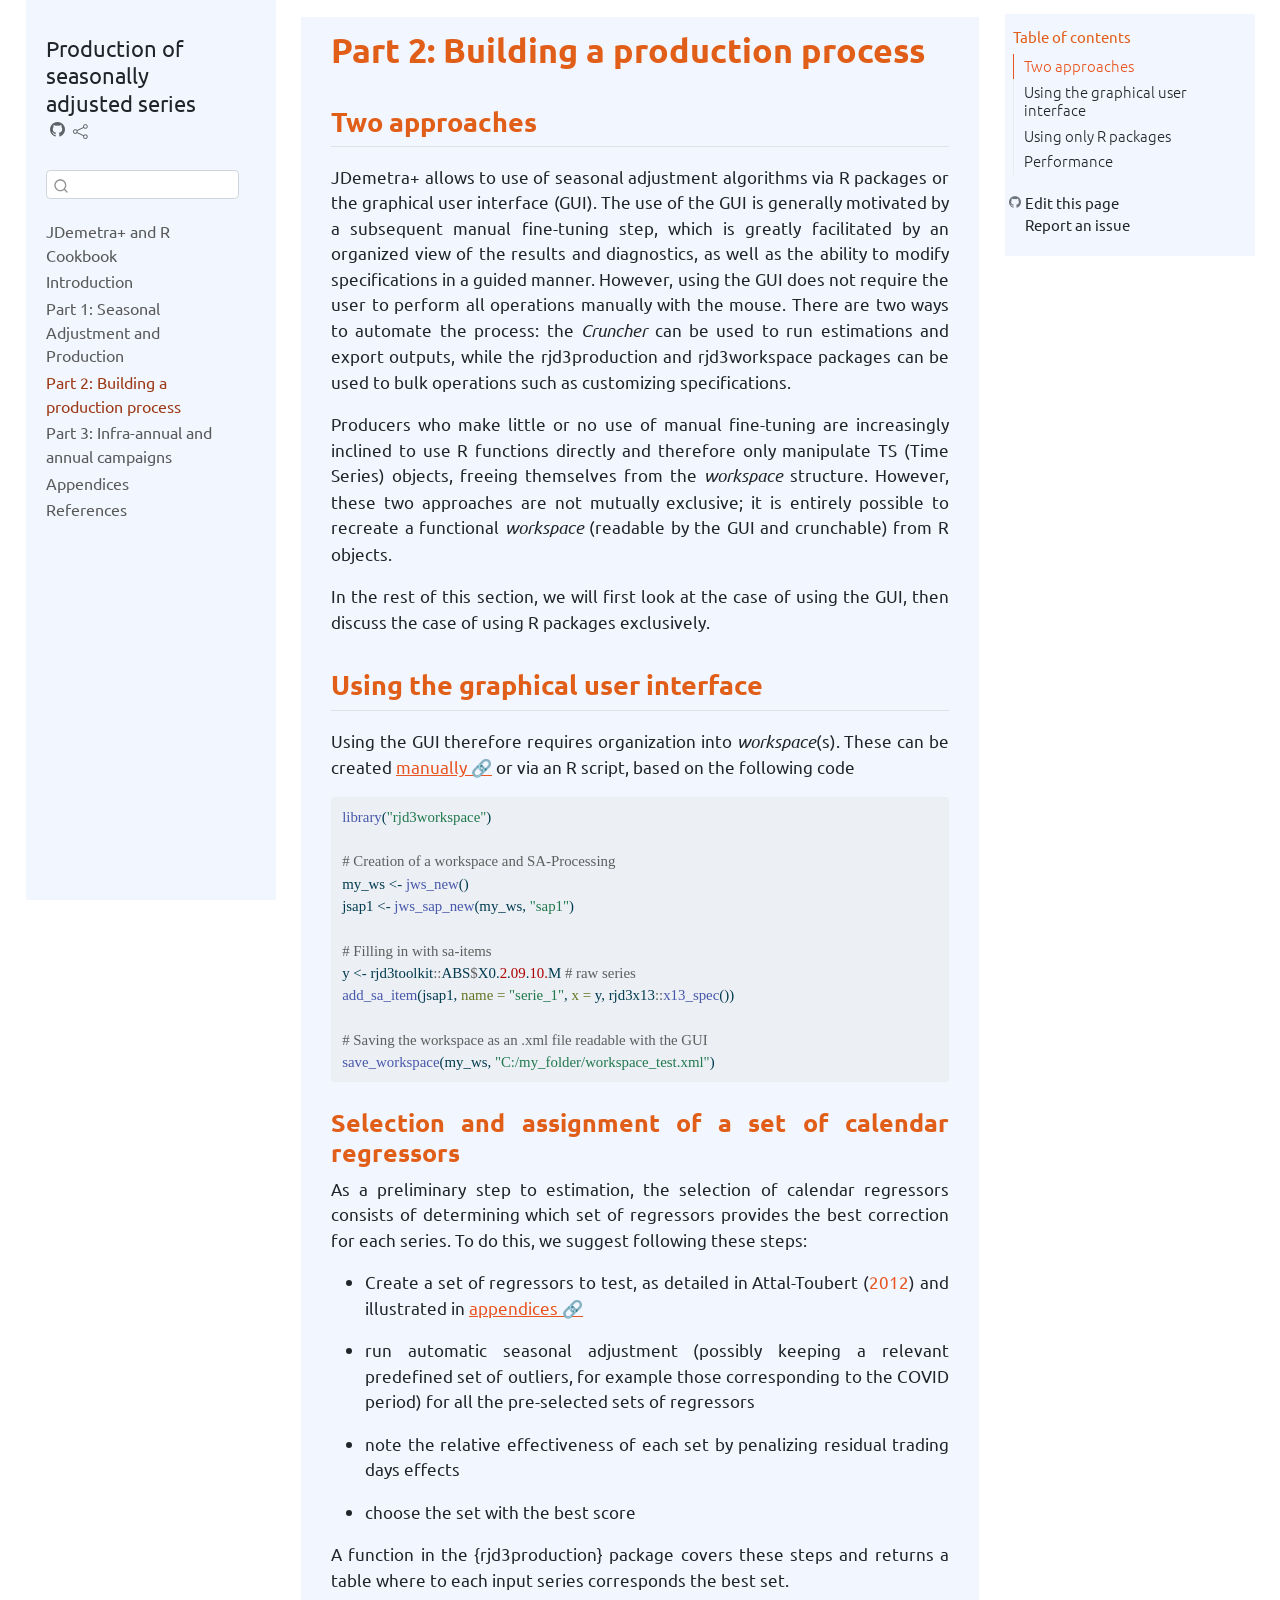
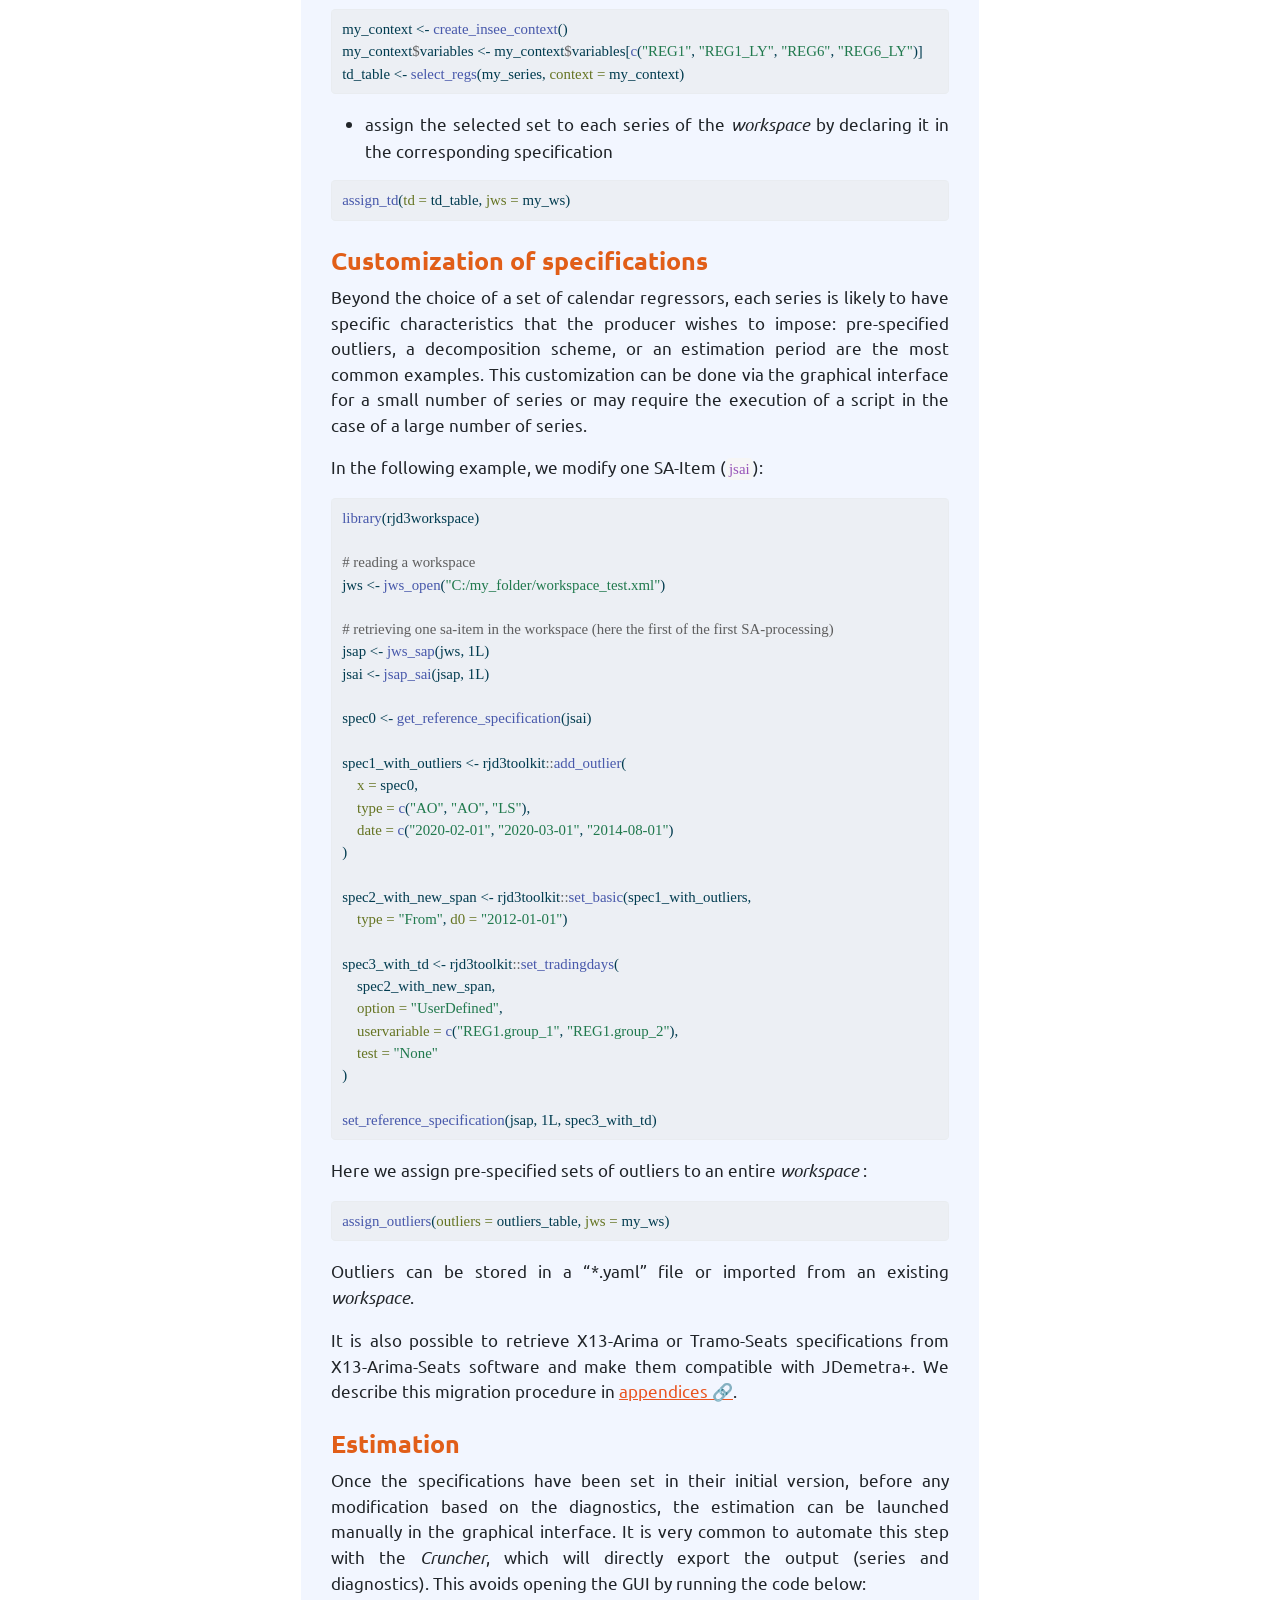
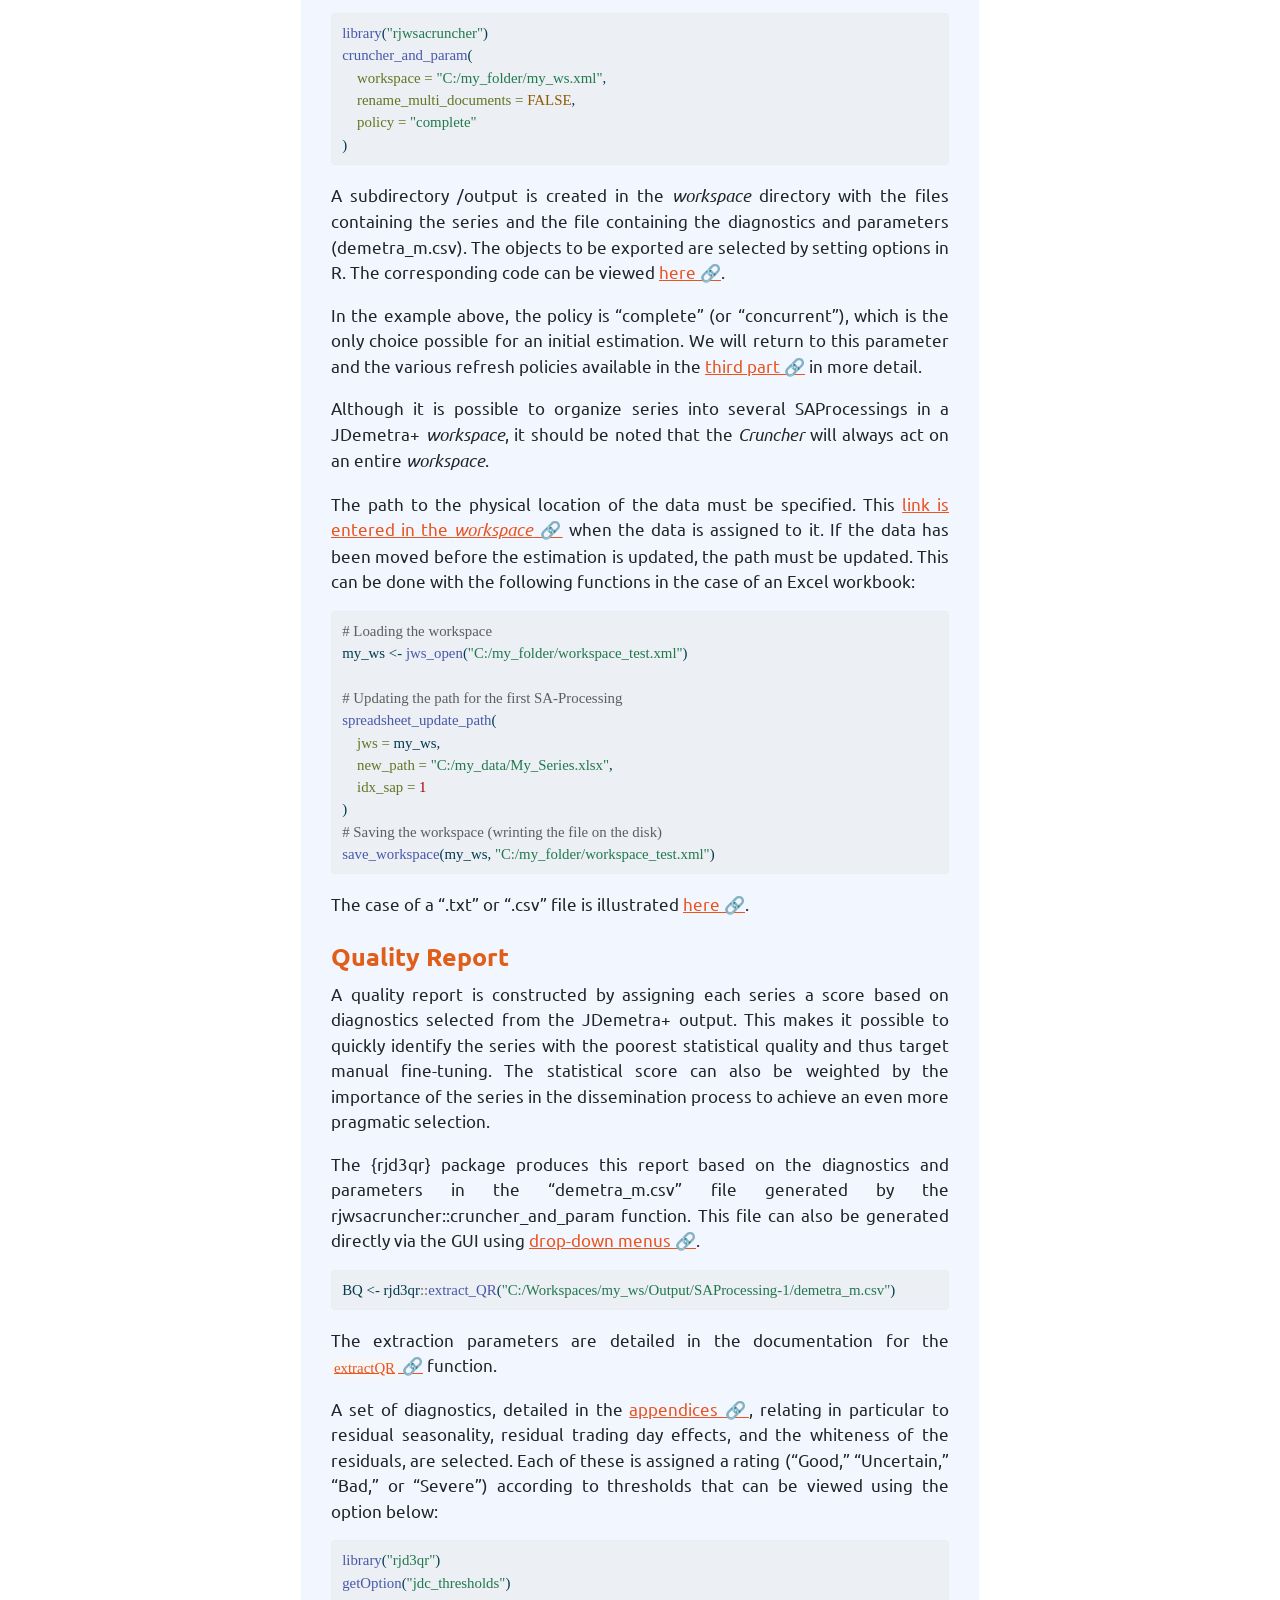
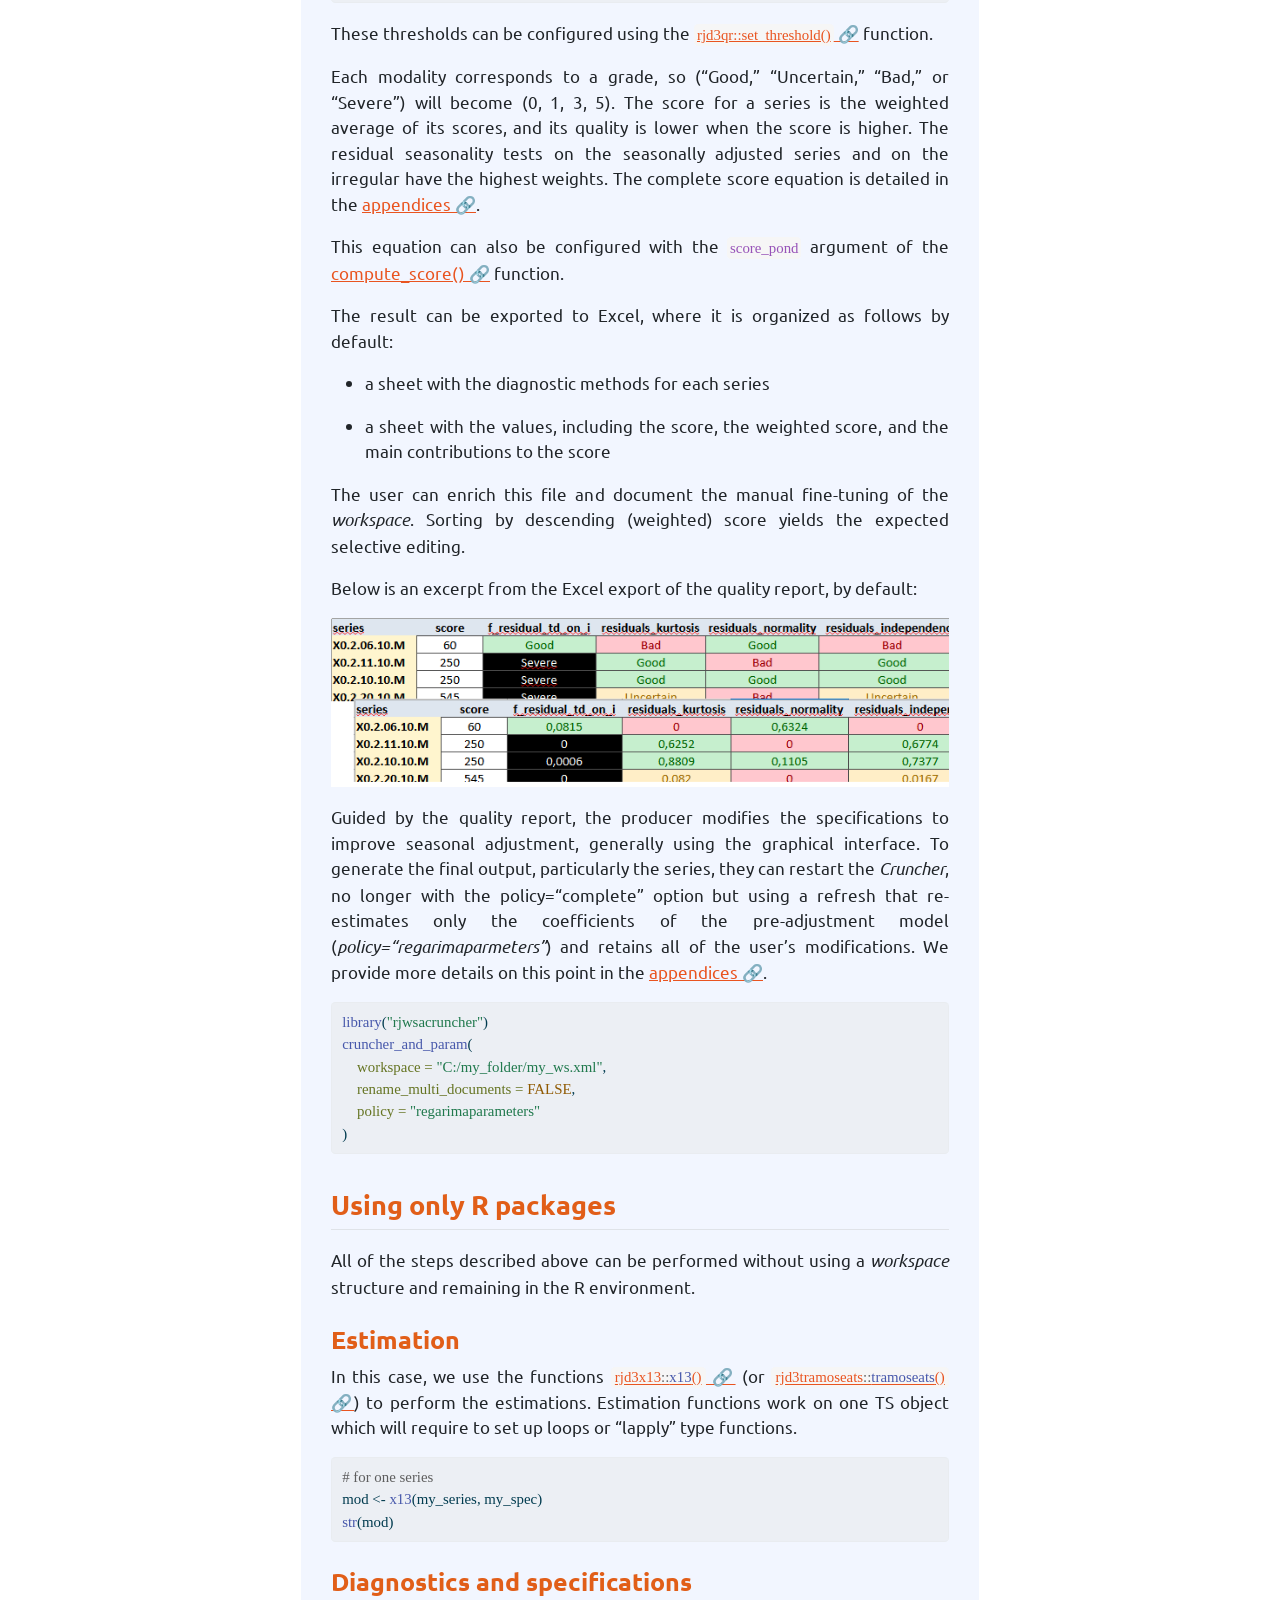
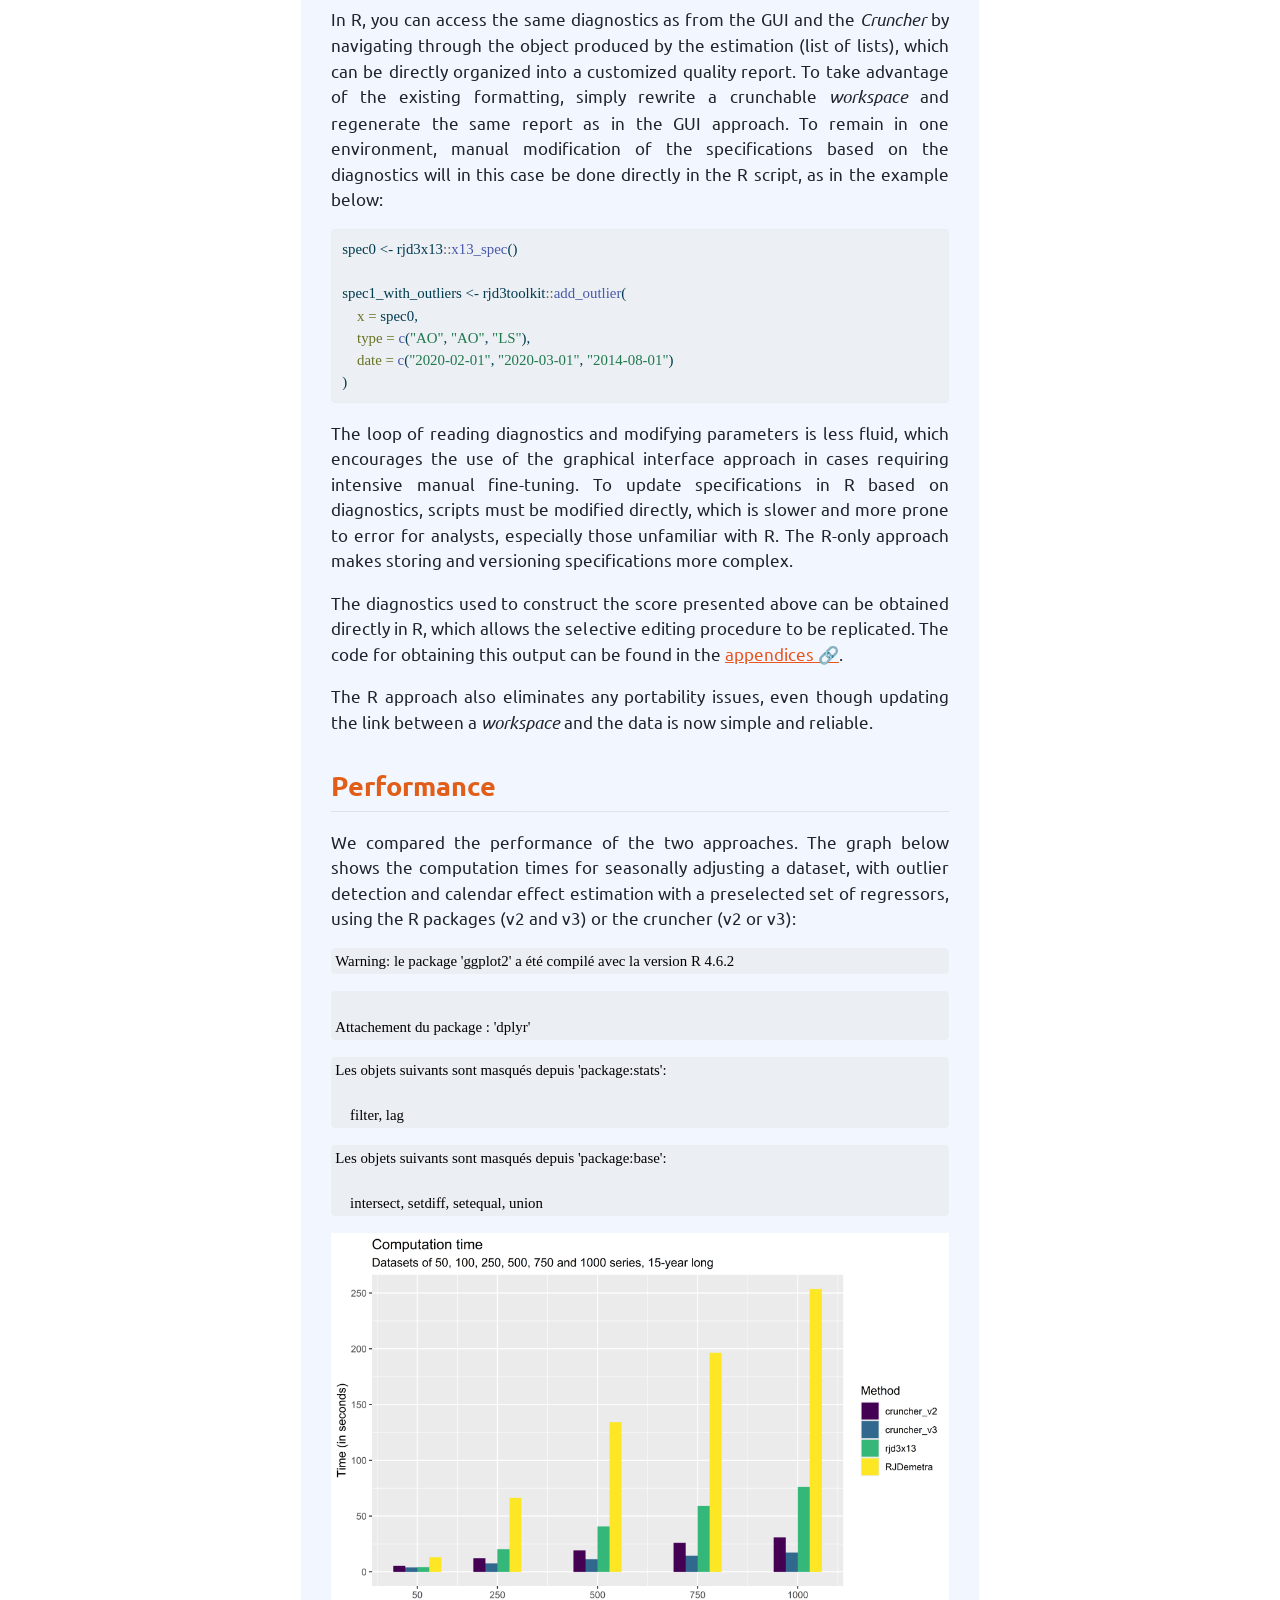
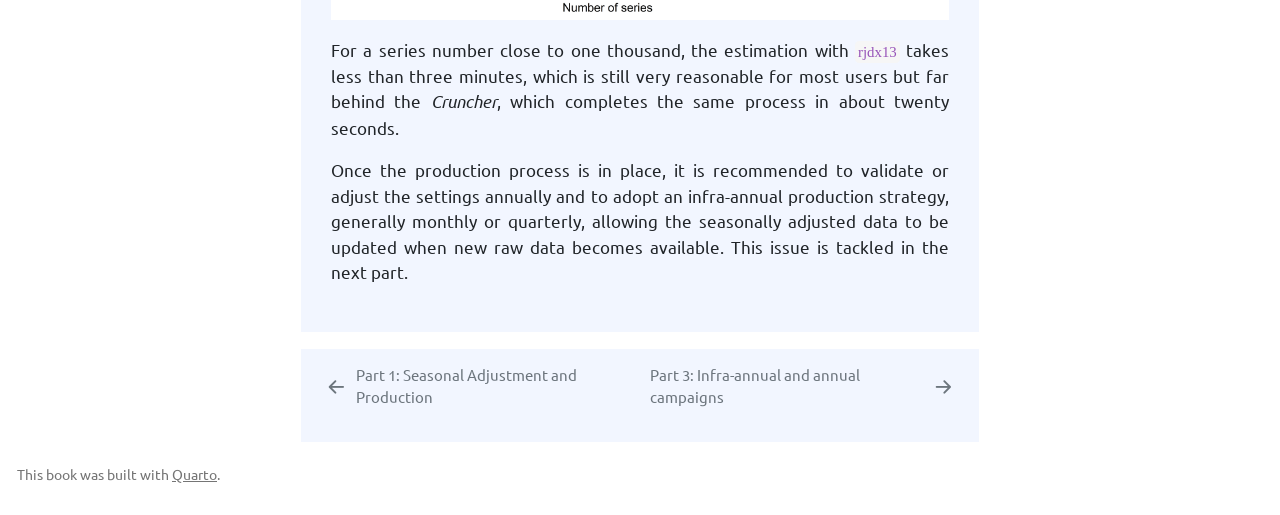
<file: _book/P2-Build.html>
<!DOCTYPE html>
<html xmlns="http://www.w3.org/1999/xhtml" lang="en" xml:lang="en"><head>

<meta charset="utf-8">
<meta name="generator" content="quarto-1.3.353">

<meta name="viewport" content="width=device-width, initial-scale=1.0, user-scalable=yes">


<title>Production of seasonally adjusted series - Part 2: Building a production process</title>
<style>
code{white-space: pre-wrap;}
span.smallcaps{font-variant: small-caps;}
div.columns{display: flex; gap: min(4vw, 1.5em);}
div.column{flex: auto; overflow-x: auto;}
div.hanging-indent{margin-left: 1.5em; text-indent: -1.5em;}
ul.task-list{list-style: none;}
ul.task-list li input[type="checkbox"] {
  width: 0.8em;
  margin: 0 0.8em 0.2em -1em; /* quarto-specific, see https://github.com/quarto-dev/quarto-cli/issues/4556 */ 
  vertical-align: middle;
}
/* CSS for syntax highlighting */
pre > code.sourceCode { white-space: pre; position: relative; }
pre > code.sourceCode > span { display: inline-block; line-height: 1.25; }
pre > code.sourceCode > span:empty { height: 1.2em; }
.sourceCode { overflow: visible; }
code.sourceCode > span { color: inherit; text-decoration: inherit; }
div.sourceCode { margin: 1em 0; }
pre.sourceCode { margin: 0; }
@media screen {
div.sourceCode { overflow: auto; }
}
@media print {
pre > code.sourceCode { white-space: pre-wrap; }
pre > code.sourceCode > span { text-indent: -5em; padding-left: 5em; }
}
pre.numberSource code
  { counter-reset: source-line 0; }
pre.numberSource code > span
  { position: relative; left: -4em; counter-increment: source-line; }
pre.numberSource code > span > a:first-child::before
  { content: counter(source-line);
    position: relative; left: -1em; text-align: right; vertical-align: baseline;
    border: none; display: inline-block;
    -webkit-touch-callout: none; -webkit-user-select: none;
    -khtml-user-select: none; -moz-user-select: none;
    -ms-user-select: none; user-select: none;
    padding: 0 4px; width: 4em;
  }
pre.numberSource { margin-left: 3em;  padding-left: 4px; }
div.sourceCode
  {   }
@media screen {
pre > code.sourceCode > span > a:first-child::before { text-decoration: underline; }
}
/* CSS for citations */
div.csl-bib-body { }
div.csl-entry {
  clear: both;
}
.hanging-indent div.csl-entry {
  margin-left:2em;
  text-indent:-2em;
}
div.csl-left-margin {
  min-width:2em;
  float:left;
}
div.csl-right-inline {
  margin-left:2em;
  padding-left:1em;
}
div.csl-indent {
  margin-left: 2em;
}</style>


<script src="site_libs/quarto-nav/quarto-nav.js"></script>
<script src="site_libs/quarto-nav/headroom.min.js"></script>
<script src="site_libs/clipboard/clipboard.min.js"></script>
<script src="site_libs/quarto-search/autocomplete.umd.js"></script>
<script src="site_libs/quarto-search/fuse.min.js"></script>
<script src="site_libs/quarto-search/quarto-search.js"></script>
<meta name="quarto:offset" content="./">
<link href="./P3-Review.html" rel="next">
<link href="./P1-Overview.html" rel="prev">
<script src="site_libs/quarto-html/quarto.js"></script>
<script src="site_libs/quarto-html/popper.min.js"></script>
<script src="site_libs/quarto-html/tippy.umd.min.js"></script>
<script src="site_libs/quarto-html/anchor.min.js"></script>
<link href="site_libs/quarto-html/tippy.css" rel="stylesheet">
<link href="site_libs/quarto-html/quarto-syntax-highlighting.css" rel="stylesheet" id="quarto-text-highlighting-styles">
<script src="site_libs/bootstrap/bootstrap.min.js"></script>
<link href="site_libs/bootstrap/bootstrap-icons.css" rel="stylesheet">
<link href="site_libs/bootstrap/bootstrap.min.css" rel="stylesheet" id="quarto-bootstrap" data-mode="light">
<script id="quarto-search-options" type="application/json">{
  "location": "sidebar",
  "copy-button": false,
  "collapse-after": 3,
  "panel-placement": "start",
  "type": "textbox",
  "limit": 20,
  "language": {
    "search-no-results-text": "No results",
    "search-matching-documents-text": "matching documents",
    "search-copy-link-title": "Copy link to search",
    "search-hide-matches-text": "Hide additional matches",
    "search-more-match-text": "more match in this document",
    "search-more-matches-text": "more matches in this document",
    "search-clear-button-title": "Clear",
    "search-detached-cancel-button-title": "Cancel",
    "search-submit-button-title": "Submit"
  }
}</script>


<link rel="stylesheet" href="styles.css">
</head>

<body class="nav-sidebar floating">

<div id="quarto-search-results"></div>
  <header id="quarto-header" class="headroom fixed-top">
  <nav class="quarto-secondary-nav">
    <div class="container-fluid d-flex">
      <button type="button" class="quarto-btn-toggle btn" data-bs-toggle="collapse" data-bs-target="#quarto-sidebar,#quarto-sidebar-glass" aria-controls="quarto-sidebar" aria-expanded="false" aria-label="Toggle sidebar navigation" onclick="if (window.quartoToggleHeadroom) { window.quartoToggleHeadroom(); }">
        <i class="bi bi-layout-text-sidebar-reverse"></i>
      </button>
      <nav class="quarto-page-breadcrumbs" aria-label="breadcrumb"><ol class="breadcrumb"><li class="breadcrumb-item"><a href="./P2-Build.html">Part 2: Building a production process</a></li></ol></nav>
      <a class="flex-grow-1" role="button" data-bs-toggle="collapse" data-bs-target="#quarto-sidebar,#quarto-sidebar-glass" aria-controls="quarto-sidebar" aria-expanded="false" aria-label="Toggle sidebar navigation" onclick="if (window.quartoToggleHeadroom) { window.quartoToggleHeadroom(); }">      
      </a>
      <button type="button" class="btn quarto-search-button" aria-label="Search" onclick="window.quartoOpenSearch();">
        <i class="bi bi-search"></i>
      </button>
    </div>
  </nav>
</header>
<!-- content -->
<div id="quarto-content" class="quarto-container page-columns page-rows-contents page-layout-article">
<!-- sidebar -->
  <nav id="quarto-sidebar" class="sidebar collapse collapse-horizontal sidebar-navigation floating overflow-auto">
    <div class="pt-lg-2 mt-2 text-left sidebar-header">
    <div class="sidebar-title mb-0 py-0">
      <a href="./">Production of seasonally adjusted series</a> 
        <div class="sidebar-tools-main">
    <a href="https://github.com/annasmyk/Prod-SA-JDemetra-Cookbook" title="Source Code" class="quarto-navigation-tool px-1" aria-label="Source Code"><i class="bi bi-github"></i></a>
    <div class="dropdown">
      <a href="" title="Share" id="quarto-navigation-tool-dropdown-0" class="quarto-navigation-tool dropdown-toggle px-1" data-bs-toggle="dropdown" aria-expanded="false" aria-label="Share"><i class="bi bi-share"></i></a>
      <ul class="dropdown-menu" aria-labelledby="quarto-navigation-tool-dropdown-0">
          <li>
            <a class="dropdown-item sidebar-tools-main-item" href="https://www.facebook.com/sharer/sharer.php?u=|url|">
              <i class="bi bi-bi-facebook pe-1"></i>
            Facebook
            </a>
          </li>
          <li>
            <a class="dropdown-item sidebar-tools-main-item" href="https://twitter.com/intent/tweet?url=|url|">
              <i class="bi bi-bi-twitter pe-1"></i>
            Twitter
            </a>
          </li>
          <li>
            <a class="dropdown-item sidebar-tools-main-item" href="https://www.linkedin.com/sharing/share-offsite/?url=|url|">
              <i class="bi bi-bi-linkedin pe-1"></i>
            LinkedIn
            </a>
          </li>
      </ul>
    </div>
</div>
    </div>
      </div>
        <div class="mt-2 flex-shrink-0 align-items-center">
        <div class="sidebar-search">
        <div id="quarto-search" class="" title="Search"></div>
        </div>
        </div>
    <div class="sidebar-menu-container"> 
    <ul class="list-unstyled mt-1">
        <li class="sidebar-item">
  <div class="sidebar-item-container"> 
  <a href="./index.html" class="sidebar-item-text sidebar-link">
 <span class="menu-text">JDemetra+ and R Cookbook</span></a>
  </div>
</li>
        <li class="sidebar-item">
  <div class="sidebar-item-container"> 
  <a href="./introduction.html" class="sidebar-item-text sidebar-link">
 <span class="menu-text">Introduction</span></a>
  </div>
</li>
        <li class="sidebar-item">
  <div class="sidebar-item-container"> 
  <a href="./P1-Overview.html" class="sidebar-item-text sidebar-link">
 <span class="menu-text">Part 1: Seasonal Adjustment and Production</span></a>
  </div>
</li>
        <li class="sidebar-item">
  <div class="sidebar-item-container"> 
  <a href="./P2-Build.html" class="sidebar-item-text sidebar-link active">
 <span class="menu-text">Part 2: Building a production process</span></a>
  </div>
</li>
        <li class="sidebar-item">
  <div class="sidebar-item-container"> 
  <a href="./P3-Review.html" class="sidebar-item-text sidebar-link">
 <span class="menu-text">Part 3: Infra-annual and annual campaigns</span></a>
  </div>
</li>
        <li class="sidebar-item">
  <div class="sidebar-item-container"> 
  <a href="./P4-Appendices.html" class="sidebar-item-text sidebar-link">
 <span class="menu-text">Appendices</span></a>
  </div>
</li>
        <li class="sidebar-item">
  <div class="sidebar-item-container"> 
  <a href="./references.html" class="sidebar-item-text sidebar-link">
 <span class="menu-text">References</span></a>
  </div>
</li>
    </ul>
    </div>
</nav>
<div id="quarto-sidebar-glass" data-bs-toggle="collapse" data-bs-target="#quarto-sidebar,#quarto-sidebar-glass"></div>
<!-- margin-sidebar -->
    <div id="quarto-margin-sidebar" class="sidebar margin-sidebar">
        <nav id="TOC" role="doc-toc" class="toc-active">
    <h2 id="toc-title">Table of contents</h2>
   
  <ul>
  <li><a href="#two-approaches" id="toc-two-approaches" class="nav-link active" data-scroll-target="#two-approaches">Two approaches</a></li>
  <li><a href="#using-the-graphical-user-interface" id="toc-using-the-graphical-user-interface" class="nav-link" data-scroll-target="#using-the-graphical-user-interface">Using the graphical user interface</a>
  <ul class="collapse">
  <li><a href="#selection-and-assignment-of-a-set-of-calendar-regressors" id="toc-selection-and-assignment-of-a-set-of-calendar-regressors" class="nav-link" data-scroll-target="#selection-and-assignment-of-a-set-of-calendar-regressors">Selection and assignment of a set of calendar regressors</a></li>
  <li><a href="#customization-of-specifications" id="toc-customization-of-specifications" class="nav-link" data-scroll-target="#customization-of-specifications">Customization of specifications</a></li>
  <li><a href="#estimation" id="toc-estimation" class="nav-link" data-scroll-target="#estimation">Estimation</a></li>
  <li><a href="#quality-report" id="toc-quality-report" class="nav-link" data-scroll-target="#quality-report">Quality Report</a></li>
  </ul></li>
  <li><a href="#using-only-r-packages" id="toc-using-only-r-packages" class="nav-link" data-scroll-target="#using-only-r-packages">Using only R packages</a>
  <ul class="collapse">
  <li><a href="#estimation-1" id="toc-estimation-1" class="nav-link" data-scroll-target="#estimation-1">Estimation</a></li>
  <li><a href="#diagnostics-and-specifications" id="toc-diagnostics-and-specifications" class="nav-link" data-scroll-target="#diagnostics-and-specifications">Diagnostics and specifications</a></li>
  </ul></li>
  <li><a href="#perf" id="toc-perf" class="nav-link" data-scroll-target="#perf">Performance</a></li>
  </ul>
<div class="toc-actions"><div><i class="bi bi-github"></i></div><div class="action-links"><p><a href="https://github.com/annasmyk/Prod-SA-JDemetra-Cookbook/edit/main/P2-Build.qmd" class="toc-action">Edit this page</a></p><p><a href="https://github.com/annasmyk/Prod-SA-JDemetra-Cookbook/issues/new" class="toc-action">Report an issue</a></p></div></div></nav>
    </div>
<!-- main -->
<main class="content" id="quarto-document-content">

<header id="title-block-header" class="quarto-title-block default">
<div class="quarto-title">
<h1 class="title">Part 2: Building a production process</h1>
</div>



<div class="quarto-title-meta">

    
  
    
  </div>
  

</header>

<section id="two-approaches" class="level2">
<h2 class="anchored" data-anchor-id="two-approaches">Two approaches</h2>
<p>JDemetra+ allows to use of seasonal adjustment algorithms via R packages or the graphical user interface (GUI). The use of the GUI is generally motivated by a subsequent manual fine-tuning step, which is greatly facilitated by an organized view of the results and diagnostics, as well as the ability to modify specifications in a guided manner. However, using the GUI does not require the user to perform all operations manually with the mouse. There are two ways to automate the process: the <em>Cruncher</em> can be used to run estimations and export outputs, while the rjd3production and rjd3workspace packages can be used to bulk operations such as customizing specifications.</p>
<p>Producers who make little or no use of manual fine-tuning are increasingly inclined to use R functions directly and therefore only manipulate TS (Time Series) objects, freeing themselves from the <em>workspace</em> structure. However, these two approaches are not mutually exclusive; it is entirely possible to recreate a functional <em>workspace</em> (readable by the GUI and crunchable) from R objects.</p>
<p>In the rest of this section, we will first look at the case of using the GUI, then discuss the case of using R packages exclusively.</p>
</section>
<section id="using-the-graphical-user-interface" class="level2">
<h2 class="anchored" data-anchor-id="using-the-graphical-user-interface">Using the graphical user interface</h2>
<p>Using the GUI therefore requires organization into <em>workspace</em>(s). These can be created <a href="https://doc.jdemetra.org/t-gui-sa-modelling-features#how-to-create-a-workspace">manually&nbsp;🔗</a> or via an R script, based on the following code</p>
<div class="cell">
<div class="sourceCode cell-code" id="cb1"><pre class="sourceCode r code-with-copy"><code class="sourceCode r"><span id="cb1-1"><a href="#cb1-1" aria-hidden="true" tabindex="-1"></a><span class="fu">library</span>(<span class="st">"rjd3workspace"</span>)</span>
<span id="cb1-2"><a href="#cb1-2" aria-hidden="true" tabindex="-1"></a></span>
<span id="cb1-3"><a href="#cb1-3" aria-hidden="true" tabindex="-1"></a><span class="co"># Creation of a workspace and SA-Processing</span></span>
<span id="cb1-4"><a href="#cb1-4" aria-hidden="true" tabindex="-1"></a>my_ws <span class="ot">&lt;-</span> <span class="fu">jws_new</span>()</span>
<span id="cb1-5"><a href="#cb1-5" aria-hidden="true" tabindex="-1"></a>jsap1 <span class="ot">&lt;-</span> <span class="fu">jws_sap_new</span>(my_ws, <span class="st">"sap1"</span>)</span>
<span id="cb1-6"><a href="#cb1-6" aria-hidden="true" tabindex="-1"></a></span>
<span id="cb1-7"><a href="#cb1-7" aria-hidden="true" tabindex="-1"></a><span class="co"># Filling in with sa-items</span></span>
<span id="cb1-8"><a href="#cb1-8" aria-hidden="true" tabindex="-1"></a>y <span class="ot">&lt;-</span> rjd3toolkit<span class="sc">::</span>ABS<span class="sc">$</span>X0.<span class="dv">2</span>.<span class="dv">09</span>.<span class="fl">10.</span>M <span class="co"># raw series</span></span>
<span id="cb1-9"><a href="#cb1-9" aria-hidden="true" tabindex="-1"></a><span class="fu">add_sa_item</span>(jsap1, <span class="at">name =</span> <span class="st">"serie_1"</span>, <span class="at">x =</span> y, rjd3x13<span class="sc">::</span><span class="fu">x13_spec</span>())</span>
<span id="cb1-10"><a href="#cb1-10" aria-hidden="true" tabindex="-1"></a></span>
<span id="cb1-11"><a href="#cb1-11" aria-hidden="true" tabindex="-1"></a><span class="co"># Saving the workspace as an .xml file readable with the GUI</span></span>
<span id="cb1-12"><a href="#cb1-12" aria-hidden="true" tabindex="-1"></a><span class="fu">save_workspace</span>(my_ws, <span class="st">"C:/my_folder/workspace_test.xml"</span>)</span></code><button title="Copy to Clipboard" class="code-copy-button"><i class="bi"></i></button></pre></div>
</div>
<section id="selection-and-assignment-of-a-set-of-calendar-regressors" class="level3">
<h3 class="anchored" data-anchor-id="selection-and-assignment-of-a-set-of-calendar-regressors">Selection and assignment of a set of calendar regressors</h3>
<p>As a preliminary step to estimation, the selection of calendar regressors consists of determining which set of regressors provides the best correction for each series. To do this, we suggest following these steps:</p>
<ul>
<li><p>Create a set of regressors to test, as detailed in Attal-Toubert <span class="citation" data-cites="attal2012regresseurs">(<a href="references.html#ref-attal2012regresseurs" role="doc-biblioref">2012</a>)</span> and illustrated in <a href="P4-Appendices.html#crea-regs">appendices&nbsp;🔗</a></p></li>
<li><p>run automatic seasonal adjustment (possibly keeping a relevant predefined set of outliers, for example those corresponding to the COVID period) for all the pre-selected sets of regressors</p></li>
<li><p>note the relative effectiveness of each set by penalizing residual trading days effects</p></li>
<li><p>choose the set with the best score</p></li>
</ul>
<p>A function in the {rjd3production} package covers these steps and returns a table where to each input series corresponds the best set.</p>
<div class="cell">
<div class="sourceCode cell-code" id="cb2"><pre class="sourceCode r code-with-copy"><code class="sourceCode r"><span id="cb2-1"><a href="#cb2-1" aria-hidden="true" tabindex="-1"></a>my_context <span class="ot">&lt;-</span> <span class="fu">create_insee_context</span>()</span>
<span id="cb2-2"><a href="#cb2-2" aria-hidden="true" tabindex="-1"></a>my_context<span class="sc">$</span>variables <span class="ot">&lt;-</span> my_context<span class="sc">$</span>variables[<span class="fu">c</span>(<span class="st">"REG1"</span>, <span class="st">"REG1_LY"</span>, <span class="st">"REG6"</span>, <span class="st">"REG6_LY"</span>)]</span>
<span id="cb2-3"><a href="#cb2-3" aria-hidden="true" tabindex="-1"></a>td_table <span class="ot">&lt;-</span> <span class="fu">select_regs</span>(my_series, <span class="at">context =</span> my_context)</span></code><button title="Copy to Clipboard" class="code-copy-button"><i class="bi"></i></button></pre></div>
</div>
<ul>
<li>assign the selected set to each series of the <em>workspace</em> by declaring it in the corresponding specification</li>
</ul>
<div class="cell">
<div class="sourceCode cell-code" id="cb3"><pre class="sourceCode r code-with-copy"><code class="sourceCode r"><span id="cb3-1"><a href="#cb3-1" aria-hidden="true" tabindex="-1"></a><span class="fu">assign_td</span>(<span class="at">td =</span> td_table, <span class="at">jws =</span> my_ws)</span></code><button title="Copy to Clipboard" class="code-copy-button"><i class="bi"></i></button></pre></div>
</div>
</section>
<section id="customization-of-specifications" class="level3">
<h3 class="anchored" data-anchor-id="customization-of-specifications">Customization of specifications</h3>
<p>Beyond the choice of a set of calendar regressors, each series is likely to have specific characteristics that the producer wishes to impose: pre-specified outliers, a decomposition scheme, or an estimation period are the most common examples. This customization can be done via the graphical interface for a small number of series or may require the execution of a script in the case of a large number of series.</p>
<p>In the following example, we modify one SA-Item (<code>jsai</code>):</p>
<div class="cell">
<div class="sourceCode cell-code" id="cb4"><pre class="sourceCode r code-with-copy"><code class="sourceCode r"><span id="cb4-1"><a href="#cb4-1" aria-hidden="true" tabindex="-1"></a><span class="fu">library</span>(rjd3workspace)</span>
<span id="cb4-2"><a href="#cb4-2" aria-hidden="true" tabindex="-1"></a></span>
<span id="cb4-3"><a href="#cb4-3" aria-hidden="true" tabindex="-1"></a><span class="co"># reading a workspace </span></span>
<span id="cb4-4"><a href="#cb4-4" aria-hidden="true" tabindex="-1"></a>jws <span class="ot">&lt;-</span> <span class="fu">jws_open</span>(<span class="st">"C:/my_folder/workspace_test.xml"</span>)</span>
<span id="cb4-5"><a href="#cb4-5" aria-hidden="true" tabindex="-1"></a></span>
<span id="cb4-6"><a href="#cb4-6" aria-hidden="true" tabindex="-1"></a><span class="co"># retrieving one sa-item in the workspace (here the first of the first SA-processing)</span></span>
<span id="cb4-7"><a href="#cb4-7" aria-hidden="true" tabindex="-1"></a>jsap <span class="ot">&lt;-</span> <span class="fu">jws_sap</span>(jws, 1L)</span>
<span id="cb4-8"><a href="#cb4-8" aria-hidden="true" tabindex="-1"></a>jsai <span class="ot">&lt;-</span> <span class="fu">jsap_sai</span>(jsap, 1L)</span>
<span id="cb4-9"><a href="#cb4-9" aria-hidden="true" tabindex="-1"></a></span>
<span id="cb4-10"><a href="#cb4-10" aria-hidden="true" tabindex="-1"></a>spec0 <span class="ot">&lt;-</span> <span class="fu">get_reference_specification</span>(jsai)</span>
<span id="cb4-11"><a href="#cb4-11" aria-hidden="true" tabindex="-1"></a></span>
<span id="cb4-12"><a href="#cb4-12" aria-hidden="true" tabindex="-1"></a>spec1_with_outliers <span class="ot">&lt;-</span> rjd3toolkit<span class="sc">::</span><span class="fu">add_outlier</span>(</span>
<span id="cb4-13"><a href="#cb4-13" aria-hidden="true" tabindex="-1"></a>    <span class="at">x =</span> spec0,</span>
<span id="cb4-14"><a href="#cb4-14" aria-hidden="true" tabindex="-1"></a>    <span class="at">type =</span> <span class="fu">c</span>(<span class="st">"AO"</span>, <span class="st">"AO"</span>, <span class="st">"LS"</span>),</span>
<span id="cb4-15"><a href="#cb4-15" aria-hidden="true" tabindex="-1"></a>    <span class="at">date =</span> <span class="fu">c</span>(<span class="st">"2020-02-01"</span>, <span class="st">"2020-03-01"</span>, <span class="st">"2014-08-01"</span>)</span>
<span id="cb4-16"><a href="#cb4-16" aria-hidden="true" tabindex="-1"></a>)</span>
<span id="cb4-17"><a href="#cb4-17" aria-hidden="true" tabindex="-1"></a></span>
<span id="cb4-18"><a href="#cb4-18" aria-hidden="true" tabindex="-1"></a>spec2_with_new_span <span class="ot">&lt;-</span> rjd3toolkit<span class="sc">::</span><span class="fu">set_basic</span>(spec1_with_outliers, </span>
<span id="cb4-19"><a href="#cb4-19" aria-hidden="true" tabindex="-1"></a>    <span class="at">type =</span> <span class="st">"From"</span>, <span class="at">d0 =</span> <span class="st">"2012-01-01"</span>)</span>
<span id="cb4-20"><a href="#cb4-20" aria-hidden="true" tabindex="-1"></a></span>
<span id="cb4-21"><a href="#cb4-21" aria-hidden="true" tabindex="-1"></a>spec3_with_td <span class="ot">&lt;-</span> rjd3toolkit<span class="sc">::</span><span class="fu">set_tradingdays</span>(</span>
<span id="cb4-22"><a href="#cb4-22" aria-hidden="true" tabindex="-1"></a>    spec2_with_new_span,</span>
<span id="cb4-23"><a href="#cb4-23" aria-hidden="true" tabindex="-1"></a>    <span class="at">option =</span> <span class="st">"UserDefined"</span>,</span>
<span id="cb4-24"><a href="#cb4-24" aria-hidden="true" tabindex="-1"></a>    <span class="at">uservariable =</span> <span class="fu">c</span>(<span class="st">"REG1.group_1"</span>, <span class="st">"REG1.group_2"</span>),</span>
<span id="cb4-25"><a href="#cb4-25" aria-hidden="true" tabindex="-1"></a>    <span class="at">test =</span> <span class="st">"None"</span></span>
<span id="cb4-26"><a href="#cb4-26" aria-hidden="true" tabindex="-1"></a>)</span>
<span id="cb4-27"><a href="#cb4-27" aria-hidden="true" tabindex="-1"></a></span>
<span id="cb4-28"><a href="#cb4-28" aria-hidden="true" tabindex="-1"></a><span class="fu">set_reference_specification</span>(jsap, 1L, spec3_with_td)</span></code><button title="Copy to Clipboard" class="code-copy-button"><i class="bi"></i></button></pre></div>
</div>
<p>Here we assign pre-specified sets of outliers to an entire <em>workspace</em> :</p>
<div class="cell">
<div class="sourceCode cell-code" id="cb5"><pre class="sourceCode r code-with-copy"><code class="sourceCode r"><span id="cb5-1"><a href="#cb5-1" aria-hidden="true" tabindex="-1"></a><span class="fu">assign_outliers</span>(<span class="at">outliers =</span> outliers_table, <span class="at">jws =</span> my_ws)</span></code><button title="Copy to Clipboard" class="code-copy-button"><i class="bi"></i></button></pre></div>
</div>
<p>Outliers can be stored in a “*.yaml” file or imported from an existing <em>workspace</em>.</p>
<p>It is also possible to retrieve X13-Arima or Tramo-Seats specifications from X13-Arima-Seats software and make them compatible with JDemetra+. We describe this migration procedure in <a href="P4-Appendices.html#mig-to-jd">appendices&nbsp;🔗</a>.</p>
</section>
<section id="estimation" class="level3">
<h3 class="anchored" data-anchor-id="estimation">Estimation</h3>
<p>Once the specifications have been set in their initial version, before any modification based on the diagnostics, the estimation can be launched manually in the graphical interface. It is very common to automate this step with the <em>Cruncher</em>, which will directly export the output (series and diagnostics). This avoids opening the GUI by running the code below:</p>
<div class="cell">
<div class="sourceCode cell-code" id="cb6"><pre class="sourceCode r code-with-copy"><code class="sourceCode r"><span id="cb6-1"><a href="#cb6-1" aria-hidden="true" tabindex="-1"></a><span class="fu">library</span>(<span class="st">"rjwsacruncher"</span>)</span>
<span id="cb6-2"><a href="#cb6-2" aria-hidden="true" tabindex="-1"></a><span class="fu">cruncher_and_param</span>(</span>
<span id="cb6-3"><a href="#cb6-3" aria-hidden="true" tabindex="-1"></a>    <span class="at">workspace =</span> <span class="st">"C:/my_folder/my_ws.xml"</span>,</span>
<span id="cb6-4"><a href="#cb6-4" aria-hidden="true" tabindex="-1"></a>    <span class="at">rename_multi_documents =</span> <span class="cn">FALSE</span>,</span>
<span id="cb6-5"><a href="#cb6-5" aria-hidden="true" tabindex="-1"></a>    <span class="at">policy =</span> <span class="st">"complete"</span></span>
<span id="cb6-6"><a href="#cb6-6" aria-hidden="true" tabindex="-1"></a>)</span></code><button title="Copy to Clipboard" class="code-copy-button"><i class="bi"></i></button></pre></div>
</div>
<p>A subdirectory /output is created in the <em>workspace</em> directory with the files containing the series and the file containing the diagnostics and parameters (demetra_m.csv). The objects to be exported are selected by setting options in R. The corresponding code can be viewed <a href="https://doc.jdemetra.org/t-production-tools-Cruncher-qr">here&nbsp;🔗</a>.</p>
<p>In the example above, the policy is “complete” (or “concurrent”), which is the only choice possible for an initial estimation. We will return to this parameter and the various refresh policies available in the <a href="P3-Review.html#camp-infra">third part&nbsp;🔗</a> in more detail.</p>
<p>Although it is possible to organize series into several SAProcessings in a JDemetra+ <em>workspace</em>, it should be noted that the <em>Cruncher</em> will always act on an entire <em>workspace</em>.</p>
<p>The path to the physical location of the data must be specified. This <a href="P4-Appendices.html#sec-concept-metadata">link is entered in the <em>workspace</em>&nbsp;🔗</a> when the data is assigned to it. If the data has been moved before the estimation is updated, the path must be updated. This can be done with the following functions in the case of an Excel workbook:</p>
<div class="cell">
<div class="sourceCode cell-code" id="cb7"><pre class="sourceCode r code-with-copy"><code class="sourceCode r"><span id="cb7-1"><a href="#cb7-1" aria-hidden="true" tabindex="-1"></a><span class="co"># Loading the workspace</span></span>
<span id="cb7-2"><a href="#cb7-2" aria-hidden="true" tabindex="-1"></a>my_ws <span class="ot">&lt;-</span> <span class="fu">jws_open</span>(<span class="st">"C:/my_folder/workspace_test.xml"</span>)</span>
<span id="cb7-3"><a href="#cb7-3" aria-hidden="true" tabindex="-1"></a></span>
<span id="cb7-4"><a href="#cb7-4" aria-hidden="true" tabindex="-1"></a><span class="co"># Updating the path for the first SA-Processing</span></span>
<span id="cb7-5"><a href="#cb7-5" aria-hidden="true" tabindex="-1"></a><span class="fu">spreadsheet_update_path</span>(</span>
<span id="cb7-6"><a href="#cb7-6" aria-hidden="true" tabindex="-1"></a>    <span class="at">jws =</span> my_ws,</span>
<span id="cb7-7"><a href="#cb7-7" aria-hidden="true" tabindex="-1"></a>    <span class="at">new_path =</span> <span class="st">"C:/my_data/My_Series.xlsx"</span>,</span>
<span id="cb7-8"><a href="#cb7-8" aria-hidden="true" tabindex="-1"></a>    <span class="at">idx_sap =</span> <span class="dv">1</span></span>
<span id="cb7-9"><a href="#cb7-9" aria-hidden="true" tabindex="-1"></a>)</span>
<span id="cb7-10"><a href="#cb7-10" aria-hidden="true" tabindex="-1"></a><span class="co"># Saving the workspace (wrinting the file on the disk)</span></span>
<span id="cb7-11"><a href="#cb7-11" aria-hidden="true" tabindex="-1"></a><span class="fu">save_workspace</span>(my_ws, <span class="st">"C:/my_folder/workspace_test.xml"</span>)</span></code><button title="Copy to Clipboard" class="code-copy-button"><i class="bi"></i></button></pre></div>
</div>
<p>The case of a “.txt” or “.csv” file is illustrated <a href="https://rjdverse.github.io/rjd3workspace/reference/txt_update_path.html">here&nbsp;🔗</a>.</p>
</section>
<section id="quality-report" class="level3">
<h3 class="anchored" data-anchor-id="quality-report">Quality Report</h3>
<p>A quality report is constructed by assigning each series a score based on diagnostics selected from the JDemetra+ output. This makes it possible to quickly identify the series with the poorest statistical quality and thus target manual fine-tuning. The statistical score can also be weighted by the importance of the series in the dissemination process to achieve an even more pragmatic selection.</p>
<p>The {rjd3qr} package produces this report based on the diagnostics and parameters in the “demetra_m.csv” file generated by the rjwsacruncher::cruncher_and_param function. This file can also be generated directly via the GUI using <a href="https://doc.jdemetra.org/t-gui-output">drop-down menus&nbsp;🔗</a>.</p>
<div class="cell">
<div class="sourceCode cell-code" id="cb8"><pre class="sourceCode r code-with-copy"><code class="sourceCode r"><span id="cb8-1"><a href="#cb8-1" aria-hidden="true" tabindex="-1"></a>BQ <span class="ot">&lt;-</span> rjd3qr<span class="sc">::</span><span class="fu">extract_QR</span>(<span class="st">"C:/Workspaces/my_ws/Output/SAProcessing-1/demetra_m.csv"</span>)</span></code><button title="Copy to Clipboard" class="code-copy-button"><i class="bi"></i></button></pre></div>
</div>
<p>The extraction parameters are detailed in the documentation for the <a href="https://inseefr.github.io/rjd3qr/reference/extract_QR.html"><code>extractQR</code>&nbsp;🔗</a> function.</p>
<p>A set of diagnostics, detailed in the <a href="P4-Appendices.html#ind-bq-r">appendices&nbsp;🔗</a>, relating in particular to residual seasonality, residual trading day effects, and the whiteness of the residuals, are selected. Each of these is assigned a rating (“Good,” “Uncertain,” “Bad,” or “Severe”) according to thresholds that can be viewed using the option below:</p>
<div class="cell">
<div class="sourceCode cell-code" id="cb9"><pre class="sourceCode r code-with-copy"><code class="sourceCode r"><span id="cb9-1"><a href="#cb9-1" aria-hidden="true" tabindex="-1"></a><span class="fu">library</span>(<span class="st">"rjd3qr"</span>)</span>
<span id="cb9-2"><a href="#cb9-2" aria-hidden="true" tabindex="-1"></a><span class="fu">getOption</span>(<span class="st">"jdc_thresholds"</span>)</span></code><button title="Copy to Clipboard" class="code-copy-button"><i class="bi"></i></button></pre></div>
</div>
<p>These thresholds can be configured using the <a href="https://inseefr.github.io/rjd3qr/reference/set_thresholds.html"><code>rjd3qr::set_threshold()</code>&nbsp;🔗</a> function.</p>
<p>Each modality corresponds to a grade, so (“Good,” “Uncertain,” “Bad,” or “Severe”) will become (0, 1, 3, 5). The score for a series is the weighted average of its scores, and its quality is lower when the score is higher. The residual seasonality tests on the seasonally adjusted series and on the irregular have the highest weights. The complete score equation is detailed in the <a href="P4-Appendices.html#eq-score">appendices&nbsp;🔗</a>.</p>
<p>This equation can also be configured with the <code>score_pond</code> argument of the <a href="https://inseefr.github.io/rjd3qr/reference/compute_score.html">compute_score()&nbsp;🔗</a> function.</p>
<p>The result can be exported to Excel, where it is organized as follows by default:</p>
<ul>
<li><p>a sheet with the diagnostic methods for each series</p></li>
<li><p>a sheet with the values, including the score, the weighted score, and the main contributions to the score</p></li>
</ul>
<p>The user can enrich this file and document the manual fine-tuning of the <em>workspace</em>. Sorting by descending (weighted) score yields the expected selective editing.</p>
<p>Below is an excerpt from the Excel export of the quality report, by default:</p>
<p><img src="img/BQ-example.png" class="img-fluid"></p>
<p>Guided by the quality report, the producer modifies the specifications to improve seasonal adjustment, generally using the graphical interface. To generate the final output, particularly the series, they can restart the <em>Cruncher</em>, no longer with the policy=“complete” option but using a refresh that re-estimates only the coefficients of the pre-adjustment model (<em>policy=“regarimaparmeters”</em>) and retains all of the user’s modifications. We provide more details on this point in the <a href="P4-Appendices.html#comp-refresh">appendices&nbsp;🔗</a>.</p>
<div class="cell">
<div class="sourceCode cell-code" id="cb10"><pre class="sourceCode r code-with-copy"><code class="sourceCode r"><span id="cb10-1"><a href="#cb10-1" aria-hidden="true" tabindex="-1"></a><span class="fu">library</span>(<span class="st">"rjwsacruncher"</span>)</span>
<span id="cb10-2"><a href="#cb10-2" aria-hidden="true" tabindex="-1"></a><span class="fu">cruncher_and_param</span>(</span>
<span id="cb10-3"><a href="#cb10-3" aria-hidden="true" tabindex="-1"></a>    <span class="at">workspace =</span> <span class="st">"C:/my_folder/my_ws.xml"</span>,</span>
<span id="cb10-4"><a href="#cb10-4" aria-hidden="true" tabindex="-1"></a>    <span class="at">rename_multi_documents =</span> <span class="cn">FALSE</span>,</span>
<span id="cb10-5"><a href="#cb10-5" aria-hidden="true" tabindex="-1"></a>    <span class="at">policy =</span> <span class="st">"regarimaparameters"</span></span>
<span id="cb10-6"><a href="#cb10-6" aria-hidden="true" tabindex="-1"></a>)</span></code><button title="Copy to Clipboard" class="code-copy-button"><i class="bi"></i></button></pre></div>
</div>
</section>
</section>
<section id="using-only-r-packages" class="level2">
<h2 class="anchored" data-anchor-id="using-only-r-packages">Using only R packages</h2>
<p>All of the steps described above can be performed without using a <em>workspace</em> structure and remaining in the R environment.</p>
<section id="estimation-1" class="level3">
<h3 class="anchored" data-anchor-id="estimation-1">Estimation</h3>
<p>In this case, we use the functions <a href="https://rjdverse.github.io/rjd3x13/reference/x13.html"><code class="sourceCode r">rjd3x13<span class="sc">::</span><span class="fu">x13</span>()</code> 🔗</a> (or <a href="https://rjdverse.github.io/rjd3tramoseats/reference/tramoseats.html"><code class="sourceCode r">rjd3tramoseats<span class="sc">::</span><span class="fu">tramoseats</span>()</code> 🔗</a>) to perform the estimations. Estimation functions work on one TS object which will require to set up loops or “lapply” type functions.</p>
<div class="cell">
<div class="sourceCode cell-code" id="cb11"><pre class="sourceCode r code-with-copy"><code class="sourceCode r"><span id="cb11-1"><a href="#cb11-1" aria-hidden="true" tabindex="-1"></a><span class="co"># for one series </span></span>
<span id="cb11-2"><a href="#cb11-2" aria-hidden="true" tabindex="-1"></a>mod <span class="ot">&lt;-</span> <span class="fu">x13</span>(my_series, my_spec)</span>
<span id="cb11-3"><a href="#cb11-3" aria-hidden="true" tabindex="-1"></a><span class="fu">str</span>(mod)</span></code><button title="Copy to Clipboard" class="code-copy-button"><i class="bi"></i></button></pre></div>
</div>
</section>
<section id="diagnostics-and-specifications" class="level3">
<h3 class="anchored" data-anchor-id="diagnostics-and-specifications">Diagnostics and specifications</h3>
<p>In R, you can access the same diagnostics as from the GUI and the <em>Cruncher</em> by navigating through the object produced by the estimation (list of lists), which can be directly organized into a customized quality report. To take advantage of the existing formatting, simply rewrite a crunchable <em>workspace</em> and regenerate the same report as in the GUI approach. To remain in one environment, manual modification of the specifications based on the diagnostics will in this case be done directly in the R script, as in the example below:</p>
<div class="cell">
<div class="sourceCode cell-code" id="cb12"><pre class="sourceCode r code-with-copy"><code class="sourceCode r"><span id="cb12-1"><a href="#cb12-1" aria-hidden="true" tabindex="-1"></a>spec0 <span class="ot">&lt;-</span> rjd3x13<span class="sc">::</span><span class="fu">x13_spec</span>()</span>
<span id="cb12-2"><a href="#cb12-2" aria-hidden="true" tabindex="-1"></a></span>
<span id="cb12-3"><a href="#cb12-3" aria-hidden="true" tabindex="-1"></a>spec1_with_outliers <span class="ot">&lt;-</span> rjd3toolkit<span class="sc">::</span><span class="fu">add_outlier</span>(</span>
<span id="cb12-4"><a href="#cb12-4" aria-hidden="true" tabindex="-1"></a>    <span class="at">x =</span> spec0,</span>
<span id="cb12-5"><a href="#cb12-5" aria-hidden="true" tabindex="-1"></a>    <span class="at">type =</span> <span class="fu">c</span>(<span class="st">"AO"</span>, <span class="st">"AO"</span>, <span class="st">"LS"</span>),</span>
<span id="cb12-6"><a href="#cb12-6" aria-hidden="true" tabindex="-1"></a>    <span class="at">date =</span> <span class="fu">c</span>(<span class="st">"2020-02-01"</span>, <span class="st">"2020-03-01"</span>, <span class="st">"2014-08-01"</span>)</span>
<span id="cb12-7"><a href="#cb12-7" aria-hidden="true" tabindex="-1"></a>)</span></code><button title="Copy to Clipboard" class="code-copy-button"><i class="bi"></i></button></pre></div>
</div>
<!-- Should you need to apply a customized modification to the whole data set -->
<!-- CODE ? -->
<p>The loop of reading diagnostics and modifying parameters is less fluid, which encourages the use of the graphical interface approach in cases requiring intensive manual fine-tuning. To update specifications in R based on diagnostics, scripts must be modified directly, which is slower and more prone to error for analysts, especially those unfamiliar with R. The R-only approach makes storing and versioning specifications more complex.</p>
<p>The diagnostics used to construct the score presented above can be obtained directly in R, which allows the selective editing procedure to be replicated. The code for obtaining this output can be found in the <a href="P4-Appendices.html#ind-bq-r">appendices&nbsp;🔗</a>.</p>
<p>The R approach also eliminates any portability issues, even though updating the link between a <em>workspace</em> and the data is now simple and reliable.</p>
</section>
</section>
<section id="perf" class="level2">
<h2 class="anchored" data-anchor-id="perf">Performance</h2>
<p>We compared the performance of the two approaches. The graph below shows the computation times for seasonally adjusting a dataset, with outlier detection and calendar effect estimation with a preselected set of regressors, using the R packages (v2 and v3) or the cruncher (v2 or v3):</p>
<div class="cell">
<div class="cell-output cell-output-stderr">
<pre><code>Warning: le package 'ggplot2' a été compilé avec la version R 4.6.2</code></pre>
</div>
<div class="cell-output cell-output-stderr">
<pre><code>
Attachement du package : 'dplyr'</code></pre>
</div>
<div class="cell-output cell-output-stderr">
<pre><code>Les objets suivants sont masqués depuis 'package:stats':

    filter, lag</code></pre>
</div>
<div class="cell-output cell-output-stderr">
<pre><code>Les objets suivants sont masqués depuis 'package:base':

    intersect, setdiff, setequal, union</code></pre>
</div>
<div class="cell-output-display">
<p><img src="P2-Build_files/figure-html/graph-perf-1.png" class="img-fluid" width="4000"></p>
</div>
</div>
<p>For a series number close to one thousand, the estimation with <code>rjdx13</code> takes less than three minutes, which is still very reasonable for most users but far behind the <em>Cruncher</em>, which completes the same process in about twenty seconds.</p>
<p>Once the production process is in place, it is recommended to validate or adjust the settings annually and to adopt an infra-annual production strategy, generally monthly or quarterly, allowing the seasonally adjusted data to be updated when new raw data becomes available. This issue is tackled in the next part.</p>


<div id="refs" class="references csl-bib-body hanging-indent" role="list" style="display: none">
<div id="ref-attal2012regresseurs" class="csl-entry" role="listitem">
Attal Toubert, Ketty. 2012. <span>“R<span>é</span>gresseurs Pour Effets de Calendrier: Comment Les Construire, Comment Les Choisir.”</span> <em>XI<span>è</span>mes Journ<span>é</span>es de M<span>é</span>thodologie Statistique de l’Insee</em>.
</div>
</div>
</section>

</main> <!-- /main -->
<script id="quarto-html-after-body" type="application/javascript">
window.document.addEventListener("DOMContentLoaded", function (event) {
  const toggleBodyColorMode = (bsSheetEl) => {
    const mode = bsSheetEl.getAttribute("data-mode");
    const bodyEl = window.document.querySelector("body");
    if (mode === "dark") {
      bodyEl.classList.add("quarto-dark");
      bodyEl.classList.remove("quarto-light");
    } else {
      bodyEl.classList.add("quarto-light");
      bodyEl.classList.remove("quarto-dark");
    }
  }
  const toggleBodyColorPrimary = () => {
    const bsSheetEl = window.document.querySelector("link#quarto-bootstrap");
    if (bsSheetEl) {
      toggleBodyColorMode(bsSheetEl);
    }
  }
  toggleBodyColorPrimary();  
  const icon = "";
  const anchorJS = new window.AnchorJS();
  anchorJS.options = {
    placement: 'right',
    icon: icon
  };
  anchorJS.add('.anchored');
  const isCodeAnnotation = (el) => {
    for (const clz of el.classList) {
      if (clz.startsWith('code-annotation-')) {                     
        return true;
      }
    }
    return false;
  }
  const clipboard = new window.ClipboardJS('.code-copy-button', {
    text: function(trigger) {
      const codeEl = trigger.previousElementSibling.cloneNode(true);
      for (const childEl of codeEl.children) {
        if (isCodeAnnotation(childEl)) {
          childEl.remove();
        }
      }
      return codeEl.innerText;
    }
  });
  clipboard.on('success', function(e) {
    // button target
    const button = e.trigger;
    // don't keep focus
    button.blur();
    // flash "checked"
    button.classList.add('code-copy-button-checked');
    var currentTitle = button.getAttribute("title");
    button.setAttribute("title", "Copied!");
    let tooltip;
    if (window.bootstrap) {
      button.setAttribute("data-bs-toggle", "tooltip");
      button.setAttribute("data-bs-placement", "left");
      button.setAttribute("data-bs-title", "Copied!");
      tooltip = new bootstrap.Tooltip(button, 
        { trigger: "manual", 
          customClass: "code-copy-button-tooltip",
          offset: [0, -8]});
      tooltip.show();    
    }
    setTimeout(function() {
      if (tooltip) {
        tooltip.hide();
        button.removeAttribute("data-bs-title");
        button.removeAttribute("data-bs-toggle");
        button.removeAttribute("data-bs-placement");
      }
      button.setAttribute("title", currentTitle);
      button.classList.remove('code-copy-button-checked');
    }, 1000);
    // clear code selection
    e.clearSelection();
  });
  function tippyHover(el, contentFn) {
    const config = {
      allowHTML: true,
      content: contentFn,
      maxWidth: 500,
      delay: 100,
      arrow: false,
      appendTo: function(el) {
          return el.parentElement;
      },
      interactive: true,
      interactiveBorder: 10,
      theme: 'quarto',
      placement: 'bottom-start'
    };
    window.tippy(el, config); 
  }
  const noterefs = window.document.querySelectorAll('a[role="doc-noteref"]');
  for (var i=0; i<noterefs.length; i++) {
    const ref = noterefs[i];
    tippyHover(ref, function() {
      // use id or data attribute instead here
      let href = ref.getAttribute('data-footnote-href') || ref.getAttribute('href');
      try { href = new URL(href).hash; } catch {}
      const id = href.replace(/^#\/?/, "");
      const note = window.document.getElementById(id);
      return note.innerHTML;
    });
  }
      let selectedAnnoteEl;
      const selectorForAnnotation = ( cell, annotation) => {
        let cellAttr = 'data-code-cell="' + cell + '"';
        let lineAttr = 'data-code-annotation="' +  annotation + '"';
        const selector = 'span[' + cellAttr + '][' + lineAttr + ']';
        return selector;
      }
      const selectCodeLines = (annoteEl) => {
        const doc = window.document;
        const targetCell = annoteEl.getAttribute("data-target-cell");
        const targetAnnotation = annoteEl.getAttribute("data-target-annotation");
        const annoteSpan = window.document.querySelector(selectorForAnnotation(targetCell, targetAnnotation));
        const lines = annoteSpan.getAttribute("data-code-lines").split(",");
        const lineIds = lines.map((line) => {
          return targetCell + "-" + line;
        })
        let top = null;
        let height = null;
        let parent = null;
        if (lineIds.length > 0) {
            //compute the position of the single el (top and bottom and make a div)
            const el = window.document.getElementById(lineIds[0]);
            top = el.offsetTop;
            height = el.offsetHeight;
            parent = el.parentElement.parentElement;
          if (lineIds.length > 1) {
            const lastEl = window.document.getElementById(lineIds[lineIds.length - 1]);
            const bottom = lastEl.offsetTop + lastEl.offsetHeight;
            height = bottom - top;
          }
          if (top !== null && height !== null && parent !== null) {
            // cook up a div (if necessary) and position it 
            let div = window.document.getElementById("code-annotation-line-highlight");
            if (div === null) {
              div = window.document.createElement("div");
              div.setAttribute("id", "code-annotation-line-highlight");
              div.style.position = 'absolute';
              parent.appendChild(div);
            }
            div.style.top = top - 2 + "px";
            div.style.height = height + 4 + "px";
            let gutterDiv = window.document.getElementById("code-annotation-line-highlight-gutter");
            if (gutterDiv === null) {
              gutterDiv = window.document.createElement("div");
              gutterDiv.setAttribute("id", "code-annotation-line-highlight-gutter");
              gutterDiv.style.position = 'absolute';
              const codeCell = window.document.getElementById(targetCell);
              const gutter = codeCell.querySelector('.code-annotation-gutter');
              gutter.appendChild(gutterDiv);
            }
            gutterDiv.style.top = top - 2 + "px";
            gutterDiv.style.height = height + 4 + "px";
          }
          selectedAnnoteEl = annoteEl;
        }
      };
      const unselectCodeLines = () => {
        const elementsIds = ["code-annotation-line-highlight", "code-annotation-line-highlight-gutter"];
        elementsIds.forEach((elId) => {
          const div = window.document.getElementById(elId);
          if (div) {
            div.remove();
          }
        });
        selectedAnnoteEl = undefined;
      };
      // Attach click handler to the DT
      const annoteDls = window.document.querySelectorAll('dt[data-target-cell]');
      for (const annoteDlNode of annoteDls) {
        annoteDlNode.addEventListener('click', (event) => {
          const clickedEl = event.target;
          if (clickedEl !== selectedAnnoteEl) {
            unselectCodeLines();
            const activeEl = window.document.querySelector('dt[data-target-cell].code-annotation-active');
            if (activeEl) {
              activeEl.classList.remove('code-annotation-active');
            }
            selectCodeLines(clickedEl);
            clickedEl.classList.add('code-annotation-active');
          } else {
            // Unselect the line
            unselectCodeLines();
            clickedEl.classList.remove('code-annotation-active');
          }
        });
      }
  const findCites = (el) => {
    const parentEl = el.parentElement;
    if (parentEl) {
      const cites = parentEl.dataset.cites;
      if (cites) {
        return {
          el,
          cites: cites.split(' ')
        };
      } else {
        return findCites(el.parentElement)
      }
    } else {
      return undefined;
    }
  };
  var bibliorefs = window.document.querySelectorAll('a[role="doc-biblioref"]');
  for (var i=0; i<bibliorefs.length; i++) {
    const ref = bibliorefs[i];
    const citeInfo = findCites(ref);
    if (citeInfo) {
      tippyHover(citeInfo.el, function() {
        var popup = window.document.createElement('div');
        citeInfo.cites.forEach(function(cite) {
          var citeDiv = window.document.createElement('div');
          citeDiv.classList.add('hanging-indent');
          citeDiv.classList.add('csl-entry');
          var biblioDiv = window.document.getElementById('ref-' + cite);
          if (biblioDiv) {
            citeDiv.innerHTML = biblioDiv.innerHTML;
          }
          popup.appendChild(citeDiv);
        });
        return popup.innerHTML;
      });
    }
  }
});
</script>
<nav class="page-navigation">
  <div class="nav-page nav-page-previous">
      <a href="./P1-Overview.html" class="pagination-link">
        <i class="bi bi-arrow-left-short"></i> <span class="nav-page-text">Part 1: Seasonal Adjustment and Production</span>
      </a>          
  </div>
  <div class="nav-page nav-page-next">
      <a href="./P3-Review.html" class="pagination-link">
        <span class="nav-page-text">Part 3: Infra-annual and annual campaigns</span> <i class="bi bi-arrow-right-short"></i>
      </a>
  </div>
</nav>
</div> <!-- /content -->
<footer class="footer">
  <div class="nav-footer">
    <div class="nav-footer-left">This book was built with <a href="https://quarto.org/">Quarto</a>.</div>   
    <div class="nav-footer-center">
      &nbsp;
    </div>
    <div class="nav-footer-right"></div>
  </div>
</footer>



</body></html>
</file>
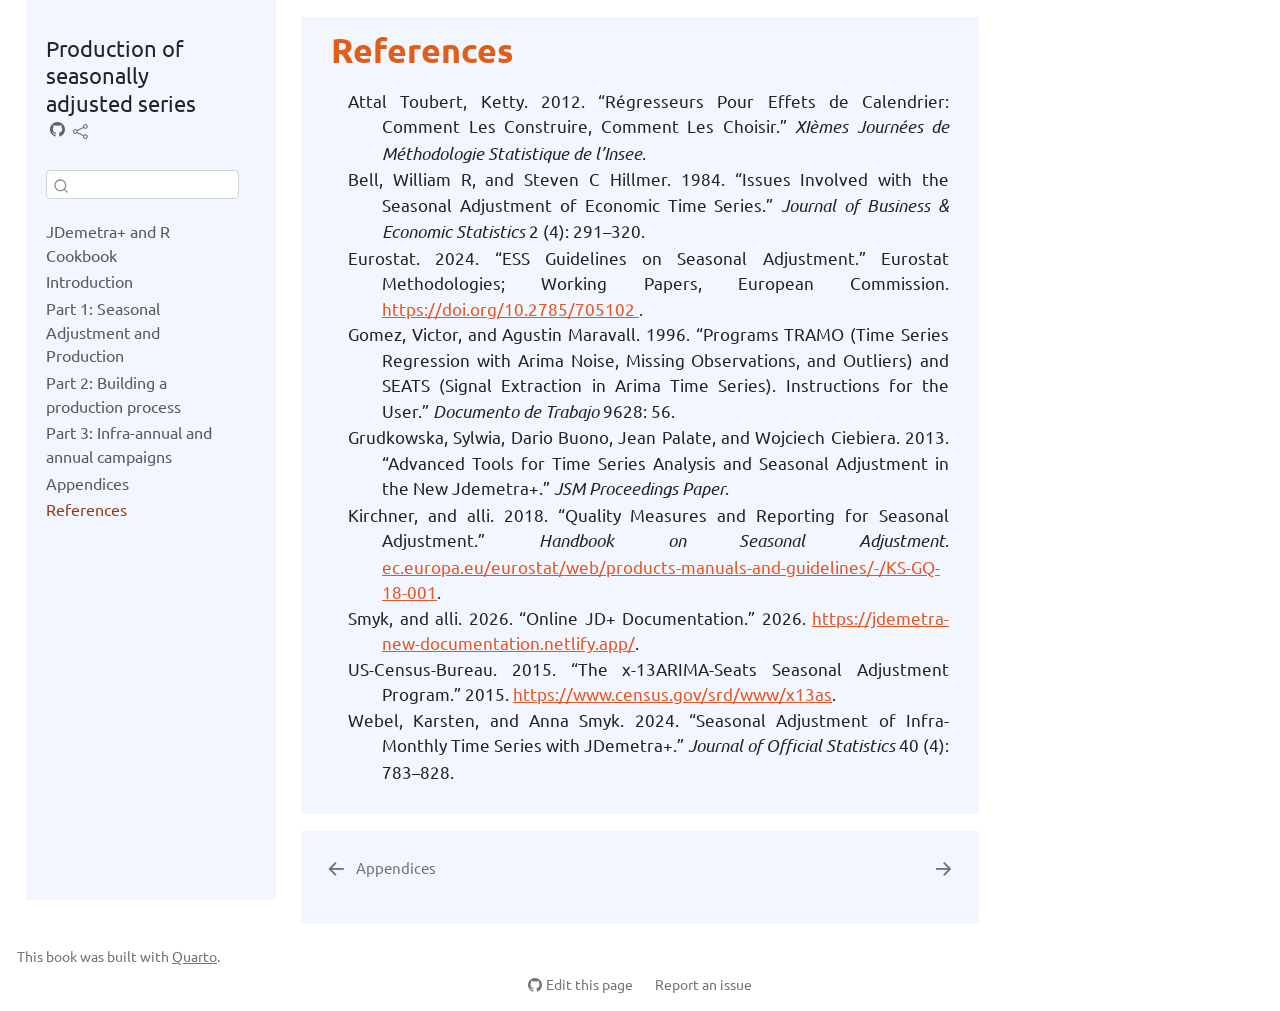
<file: _book/references.html>
<!DOCTYPE html>
<html xmlns="http://www.w3.org/1999/xhtml" lang="en" xml:lang="en"><head>

<meta charset="utf-8">
<meta name="generator" content="quarto-1.3.353">

<meta name="viewport" content="width=device-width, initial-scale=1.0, user-scalable=yes">


<title>Production of seasonally adjusted series - References</title>
<style>
code{white-space: pre-wrap;}
span.smallcaps{font-variant: small-caps;}
div.columns{display: flex; gap: min(4vw, 1.5em);}
div.column{flex: auto; overflow-x: auto;}
div.hanging-indent{margin-left: 1.5em; text-indent: -1.5em;}
ul.task-list{list-style: none;}
ul.task-list li input[type="checkbox"] {
  width: 0.8em;
  margin: 0 0.8em 0.2em -1em; /* quarto-specific, see https://github.com/quarto-dev/quarto-cli/issues/4556 */ 
  vertical-align: middle;
}
/* CSS for citations */
div.csl-bib-body { }
div.csl-entry {
  clear: both;
}
.hanging-indent div.csl-entry {
  margin-left:2em;
  text-indent:-2em;
}
div.csl-left-margin {
  min-width:2em;
  float:left;
}
div.csl-right-inline {
  margin-left:2em;
  padding-left:1em;
}
div.csl-indent {
  margin-left: 2em;
}</style>


<script src="site_libs/quarto-nav/quarto-nav.js"></script>
<script src="site_libs/quarto-nav/headroom.min.js"></script>
<script src="site_libs/clipboard/clipboard.min.js"></script>
<script src="site_libs/quarto-search/autocomplete.umd.js"></script>
<script src="site_libs/quarto-search/fuse.min.js"></script>
<script src="site_libs/quarto-search/quarto-search.js"></script>
<meta name="quarto:offset" content="./">
<link href="./references.bib" rel="next">
<link href="./P4-Appendices.html" rel="prev">
<script src="site_libs/quarto-html/quarto.js"></script>
<script src="site_libs/quarto-html/popper.min.js"></script>
<script src="site_libs/quarto-html/tippy.umd.min.js"></script>
<script src="site_libs/quarto-html/anchor.min.js"></script>
<link href="site_libs/quarto-html/tippy.css" rel="stylesheet">
<link href="site_libs/quarto-html/quarto-syntax-highlighting.css" rel="stylesheet" id="quarto-text-highlighting-styles">
<script src="site_libs/bootstrap/bootstrap.min.js"></script>
<link href="site_libs/bootstrap/bootstrap-icons.css" rel="stylesheet">
<link href="site_libs/bootstrap/bootstrap.min.css" rel="stylesheet" id="quarto-bootstrap" data-mode="light">
<script id="quarto-search-options" type="application/json">{
  "location": "sidebar",
  "copy-button": false,
  "collapse-after": 3,
  "panel-placement": "start",
  "type": "textbox",
  "limit": 20,
  "language": {
    "search-no-results-text": "No results",
    "search-matching-documents-text": "matching documents",
    "search-copy-link-title": "Copy link to search",
    "search-hide-matches-text": "Hide additional matches",
    "search-more-match-text": "more match in this document",
    "search-more-matches-text": "more matches in this document",
    "search-clear-button-title": "Clear",
    "search-detached-cancel-button-title": "Cancel",
    "search-submit-button-title": "Submit"
  }
}</script>


<link rel="stylesheet" href="styles.css">
</head>

<body class="nav-sidebar floating">

<div id="quarto-search-results"></div>
  <header id="quarto-header" class="headroom fixed-top">
  <nav class="quarto-secondary-nav">
    <div class="container-fluid d-flex">
      <button type="button" class="quarto-btn-toggle btn" data-bs-toggle="collapse" data-bs-target="#quarto-sidebar,#quarto-sidebar-glass" aria-controls="quarto-sidebar" aria-expanded="false" aria-label="Toggle sidebar navigation" onclick="if (window.quartoToggleHeadroom) { window.quartoToggleHeadroom(); }">
        <i class="bi bi-layout-text-sidebar-reverse"></i>
      </button>
      <nav class="quarto-page-breadcrumbs" aria-label="breadcrumb"><ol class="breadcrumb"><li class="breadcrumb-item"><a href="./references.html">References</a></li></ol></nav>
      <a class="flex-grow-1" role="button" data-bs-toggle="collapse" data-bs-target="#quarto-sidebar,#quarto-sidebar-glass" aria-controls="quarto-sidebar" aria-expanded="false" aria-label="Toggle sidebar navigation" onclick="if (window.quartoToggleHeadroom) { window.quartoToggleHeadroom(); }">      
      </a>
      <button type="button" class="btn quarto-search-button" aria-label="Search" onclick="window.quartoOpenSearch();">
        <i class="bi bi-search"></i>
      </button>
    </div>
  </nav>
</header>
<!-- content -->
<div id="quarto-content" class="quarto-container page-columns page-rows-contents page-layout-article">
<!-- sidebar -->
  <nav id="quarto-sidebar" class="sidebar collapse collapse-horizontal sidebar-navigation floating overflow-auto">
    <div class="pt-lg-2 mt-2 text-left sidebar-header">
    <div class="sidebar-title mb-0 py-0">
      <a href="./">Production of seasonally adjusted series</a> 
        <div class="sidebar-tools-main">
    <a href="https://github.com/annasmyk/Prod-SA-JDemetra-Cookbook" title="Source Code" class="quarto-navigation-tool px-1" aria-label="Source Code"><i class="bi bi-github"></i></a>
    <div class="dropdown">
      <a href="" title="Share" id="quarto-navigation-tool-dropdown-0" class="quarto-navigation-tool dropdown-toggle px-1" data-bs-toggle="dropdown" aria-expanded="false" aria-label="Share"><i class="bi bi-share"></i></a>
      <ul class="dropdown-menu" aria-labelledby="quarto-navigation-tool-dropdown-0">
          <li>
            <a class="dropdown-item sidebar-tools-main-item" href="https://www.facebook.com/sharer/sharer.php?u=|url|">
              <i class="bi bi-bi-facebook pe-1"></i>
            Facebook
            </a>
          </li>
          <li>
            <a class="dropdown-item sidebar-tools-main-item" href="https://twitter.com/intent/tweet?url=|url|">
              <i class="bi bi-bi-twitter pe-1"></i>
            Twitter
            </a>
          </li>
          <li>
            <a class="dropdown-item sidebar-tools-main-item" href="https://www.linkedin.com/sharing/share-offsite/?url=|url|">
              <i class="bi bi-bi-linkedin pe-1"></i>
            LinkedIn
            </a>
          </li>
      </ul>
    </div>
</div>
    </div>
      </div>
        <div class="mt-2 flex-shrink-0 align-items-center">
        <div class="sidebar-search">
        <div id="quarto-search" class="" title="Search"></div>
        </div>
        </div>
    <div class="sidebar-menu-container"> 
    <ul class="list-unstyled mt-1">
        <li class="sidebar-item">
  <div class="sidebar-item-container"> 
  <a href="./index.html" class="sidebar-item-text sidebar-link">
 <span class="menu-text">JDemetra+ and R Cookbook</span></a>
  </div>
</li>
        <li class="sidebar-item">
  <div class="sidebar-item-container"> 
  <a href="./introduction.html" class="sidebar-item-text sidebar-link">
 <span class="menu-text">Introduction</span></a>
  </div>
</li>
        <li class="sidebar-item">
  <div class="sidebar-item-container"> 
  <a href="./P1-Overview.html" class="sidebar-item-text sidebar-link">
 <span class="menu-text">Part 1: Seasonal Adjustment and Production</span></a>
  </div>
</li>
        <li class="sidebar-item">
  <div class="sidebar-item-container"> 
  <a href="./P2-Build.html" class="sidebar-item-text sidebar-link">
 <span class="menu-text">Part 2: Building a production process</span></a>
  </div>
</li>
        <li class="sidebar-item">
  <div class="sidebar-item-container"> 
  <a href="./P3-Review.html" class="sidebar-item-text sidebar-link">
 <span class="menu-text">Part 3: Infra-annual and annual campaigns</span></a>
  </div>
</li>
        <li class="sidebar-item">
  <div class="sidebar-item-container"> 
  <a href="./P4-Appendices.html" class="sidebar-item-text sidebar-link">
 <span class="menu-text">Appendices</span></a>
  </div>
</li>
        <li class="sidebar-item">
  <div class="sidebar-item-container"> 
  <a href="./references.html" class="sidebar-item-text sidebar-link active">
 <span class="menu-text">References</span></a>
  </div>
</li>
    </ul>
    </div>
</nav>
<div id="quarto-sidebar-glass" data-bs-toggle="collapse" data-bs-target="#quarto-sidebar,#quarto-sidebar-glass"></div>
<!-- margin-sidebar -->
    <div id="quarto-margin-sidebar" class="sidebar margin-sidebar">
        
    </div>
<!-- main -->
<main class="content" id="quarto-document-content">

<header id="title-block-header" class="quarto-title-block default">
<div class="quarto-title">
<h1 class="title">References</h1>
</div>



<div class="quarto-title-meta">

    
  
    
  </div>
  

</header>

<div id="refs" class="references csl-bib-body hanging-indent" role="list">
<div id="ref-attal2012regresseurs" class="csl-entry" role="listitem">
Attal Toubert, Ketty. 2012. <span>“R<span>é</span>gresseurs Pour Effets
de Calendrier: Comment Les Construire, Comment Les Choisir.”</span>
<em>XI<span>è</span>mes Journ<span>é</span>es de
M<span>é</span>thodologie Statistique de l’Insee</em>.
</div>
<div id="ref-bell1984issues" class="csl-entry" role="listitem">
Bell, William R, and Steven C Hillmer. 1984. <span>“Issues Involved with
the Seasonal Adjustment of Economic Time Series.”</span> <em>Journal of
Business &amp; Economic Statistics</em> 2 (4): 291–320.
</div>
<div id="ref-eurostat2024guidelines" class="csl-entry" role="listitem">
Eurostat. 2024. <span>“ESS Guidelines on Seasonal Adjustment.”</span>
Eurostat Methodologies; Working Papers, European Commission. <a href="https://doi.org/10.2785/705102 ">https://doi.org/10.2785/705102
</a>.
</div>
<div id="ref-gomez1996programs" class="csl-entry" role="listitem">
Gomez, Victor, and Agustin Maravall. 1996. <span>“Programs TRAMO (Time
Series Regression with Arima Noise, Missing Observations, and Outliers)
and SEATS (Signal Extraction in Arima Time Series). Instructions for the
User.”</span> <em>Documento de Trabajo</em> 9628: 56.
</div>
<div id="ref-grudkowska2013advanced" class="csl-entry" role="listitem">
Grudkowska, Sylwia, Dario Buono, Jean Palate, and Wojciech Ciebiera.
2013. <span>“Advanced Tools for Time Series Analysis and Seasonal
Adjustment in the New Jdemetra+.”</span> <em>JSM Proceedings Paper</em>.
</div>
<div id="ref-ch22HBSA" class="csl-entry" role="listitem">
Kirchner, and alli. 2018. <span>“Quality Measures and Reporting for
Seasonal Adjustment.”</span> <em>Handbook on Seasonal Adjustment</em>.
<a href="https://ec.europa.eu/eurostat/web/products-manuals-and-guidelines/-/KS-GQ-18-001">ec.europa.eu/eurostat/web/products-manuals-and-guidelines/-/KS-GQ-18-001</a>.
</div>
<div id="ref-JD_doc" class="csl-entry" role="listitem">
Smyk, and alli. 2026. <span>“Online JD+ Documentation.”</span> 2026. <a href="https://jdemetra-new-documentation.netlify.app/">https://jdemetra-new-documentation.netlify.app/</a>.
</div>
<div id="ref-census" class="csl-entry" role="listitem">
US-Census-Bureau. 2015. <span>“The x-13ARIMA-Seats Seasonal Adjustment
Program.”</span> 2015. <a href="https://www.census.gov/srd/www/x13as">https://www.census.gov/srd/www/x13as</a>.
</div>
<div id="ref-webel2024seasonal" class="csl-entry" role="listitem">
Webel, Karsten, and Anna Smyk. 2024. <span>“Seasonal Adjustment of
Infra-Monthly Time Series with JDemetra+.”</span> <em>Journal of
Official Statistics</em> 40 (4): 783–828.
</div>
</div>



</main> <!-- /main -->
<script id="quarto-html-after-body" type="application/javascript">
window.document.addEventListener("DOMContentLoaded", function (event) {
  const toggleBodyColorMode = (bsSheetEl) => {
    const mode = bsSheetEl.getAttribute("data-mode");
    const bodyEl = window.document.querySelector("body");
    if (mode === "dark") {
      bodyEl.classList.add("quarto-dark");
      bodyEl.classList.remove("quarto-light");
    } else {
      bodyEl.classList.add("quarto-light");
      bodyEl.classList.remove("quarto-dark");
    }
  }
  const toggleBodyColorPrimary = () => {
    const bsSheetEl = window.document.querySelector("link#quarto-bootstrap");
    if (bsSheetEl) {
      toggleBodyColorMode(bsSheetEl);
    }
  }
  toggleBodyColorPrimary();  
  const icon = "";
  const anchorJS = new window.AnchorJS();
  anchorJS.options = {
    placement: 'right',
    icon: icon
  };
  anchorJS.add('.anchored');
  const isCodeAnnotation = (el) => {
    for (const clz of el.classList) {
      if (clz.startsWith('code-annotation-')) {                     
        return true;
      }
    }
    return false;
  }
  const clipboard = new window.ClipboardJS('.code-copy-button', {
    text: function(trigger) {
      const codeEl = trigger.previousElementSibling.cloneNode(true);
      for (const childEl of codeEl.children) {
        if (isCodeAnnotation(childEl)) {
          childEl.remove();
        }
      }
      return codeEl.innerText;
    }
  });
  clipboard.on('success', function(e) {
    // button target
    const button = e.trigger;
    // don't keep focus
    button.blur();
    // flash "checked"
    button.classList.add('code-copy-button-checked');
    var currentTitle = button.getAttribute("title");
    button.setAttribute("title", "Copied!");
    let tooltip;
    if (window.bootstrap) {
      button.setAttribute("data-bs-toggle", "tooltip");
      button.setAttribute("data-bs-placement", "left");
      button.setAttribute("data-bs-title", "Copied!");
      tooltip = new bootstrap.Tooltip(button, 
        { trigger: "manual", 
          customClass: "code-copy-button-tooltip",
          offset: [0, -8]});
      tooltip.show();    
    }
    setTimeout(function() {
      if (tooltip) {
        tooltip.hide();
        button.removeAttribute("data-bs-title");
        button.removeAttribute("data-bs-toggle");
        button.removeAttribute("data-bs-placement");
      }
      button.setAttribute("title", currentTitle);
      button.classList.remove('code-copy-button-checked');
    }, 1000);
    // clear code selection
    e.clearSelection();
  });
  function tippyHover(el, contentFn) {
    const config = {
      allowHTML: true,
      content: contentFn,
      maxWidth: 500,
      delay: 100,
      arrow: false,
      appendTo: function(el) {
          return el.parentElement;
      },
      interactive: true,
      interactiveBorder: 10,
      theme: 'quarto',
      placement: 'bottom-start'
    };
    window.tippy(el, config); 
  }
  const noterefs = window.document.querySelectorAll('a[role="doc-noteref"]');
  for (var i=0; i<noterefs.length; i++) {
    const ref = noterefs[i];
    tippyHover(ref, function() {
      // use id or data attribute instead here
      let href = ref.getAttribute('data-footnote-href') || ref.getAttribute('href');
      try { href = new URL(href).hash; } catch {}
      const id = href.replace(/^#\/?/, "");
      const note = window.document.getElementById(id);
      return note.innerHTML;
    });
  }
      let selectedAnnoteEl;
      const selectorForAnnotation = ( cell, annotation) => {
        let cellAttr = 'data-code-cell="' + cell + '"';
        let lineAttr = 'data-code-annotation="' +  annotation + '"';
        const selector = 'span[' + cellAttr + '][' + lineAttr + ']';
        return selector;
      }
      const selectCodeLines = (annoteEl) => {
        const doc = window.document;
        const targetCell = annoteEl.getAttribute("data-target-cell");
        const targetAnnotation = annoteEl.getAttribute("data-target-annotation");
        const annoteSpan = window.document.querySelector(selectorForAnnotation(targetCell, targetAnnotation));
        const lines = annoteSpan.getAttribute("data-code-lines").split(",");
        const lineIds = lines.map((line) => {
          return targetCell + "-" + line;
        })
        let top = null;
        let height = null;
        let parent = null;
        if (lineIds.length > 0) {
            //compute the position of the single el (top and bottom and make a div)
            const el = window.document.getElementById(lineIds[0]);
            top = el.offsetTop;
            height = el.offsetHeight;
            parent = el.parentElement.parentElement;
          if (lineIds.length > 1) {
            const lastEl = window.document.getElementById(lineIds[lineIds.length - 1]);
            const bottom = lastEl.offsetTop + lastEl.offsetHeight;
            height = bottom - top;
          }
          if (top !== null && height !== null && parent !== null) {
            // cook up a div (if necessary) and position it 
            let div = window.document.getElementById("code-annotation-line-highlight");
            if (div === null) {
              div = window.document.createElement("div");
              div.setAttribute("id", "code-annotation-line-highlight");
              div.style.position = 'absolute';
              parent.appendChild(div);
            }
            div.style.top = top - 2 + "px";
            div.style.height = height + 4 + "px";
            let gutterDiv = window.document.getElementById("code-annotation-line-highlight-gutter");
            if (gutterDiv === null) {
              gutterDiv = window.document.createElement("div");
              gutterDiv.setAttribute("id", "code-annotation-line-highlight-gutter");
              gutterDiv.style.position = 'absolute';
              const codeCell = window.document.getElementById(targetCell);
              const gutter = codeCell.querySelector('.code-annotation-gutter');
              gutter.appendChild(gutterDiv);
            }
            gutterDiv.style.top = top - 2 + "px";
            gutterDiv.style.height = height + 4 + "px";
          }
          selectedAnnoteEl = annoteEl;
        }
      };
      const unselectCodeLines = () => {
        const elementsIds = ["code-annotation-line-highlight", "code-annotation-line-highlight-gutter"];
        elementsIds.forEach((elId) => {
          const div = window.document.getElementById(elId);
          if (div) {
            div.remove();
          }
        });
        selectedAnnoteEl = undefined;
      };
      // Attach click handler to the DT
      const annoteDls = window.document.querySelectorAll('dt[data-target-cell]');
      for (const annoteDlNode of annoteDls) {
        annoteDlNode.addEventListener('click', (event) => {
          const clickedEl = event.target;
          if (clickedEl !== selectedAnnoteEl) {
            unselectCodeLines();
            const activeEl = window.document.querySelector('dt[data-target-cell].code-annotation-active');
            if (activeEl) {
              activeEl.classList.remove('code-annotation-active');
            }
            selectCodeLines(clickedEl);
            clickedEl.classList.add('code-annotation-active');
          } else {
            // Unselect the line
            unselectCodeLines();
            clickedEl.classList.remove('code-annotation-active');
          }
        });
      }
  const findCites = (el) => {
    const parentEl = el.parentElement;
    if (parentEl) {
      const cites = parentEl.dataset.cites;
      if (cites) {
        return {
          el,
          cites: cites.split(' ')
        };
      } else {
        return findCites(el.parentElement)
      }
    } else {
      return undefined;
    }
  };
  var bibliorefs = window.document.querySelectorAll('a[role="doc-biblioref"]');
  for (var i=0; i<bibliorefs.length; i++) {
    const ref = bibliorefs[i];
    const citeInfo = findCites(ref);
    if (citeInfo) {
      tippyHover(citeInfo.el, function() {
        var popup = window.document.createElement('div');
        citeInfo.cites.forEach(function(cite) {
          var citeDiv = window.document.createElement('div');
          citeDiv.classList.add('hanging-indent');
          citeDiv.classList.add('csl-entry');
          var biblioDiv = window.document.getElementById('ref-' + cite);
          if (biblioDiv) {
            citeDiv.innerHTML = biblioDiv.innerHTML;
          }
          popup.appendChild(citeDiv);
        });
        return popup.innerHTML;
      });
    }
  }
});
</script>
<nav class="page-navigation">
  <div class="nav-page nav-page-previous">
      <a href="./P4-Appendices.html" class="pagination-link">
        <i class="bi bi-arrow-left-short"></i> <span class="nav-page-text">Appendices</span>
      </a>          
  </div>
  <div class="nav-page nav-page-next">
      <a href="./references.bib" class="pagination-link">
        <span class="nav-page-text"></span> <i class="bi bi-arrow-right-short"></i>
      </a>
  </div>
</nav>
</div> <!-- /content -->
<footer class="footer">
  <div class="nav-footer">
    <div class="nav-footer-left">This book was built with <a href="https://quarto.org/">Quarto</a>.</div>   
    <div class="nav-footer-center">
      &nbsp;
    <div class="toc-actions"><div><i class="bi bi-github"></i></div><div class="action-links"><p><a href="https://github.com/annasmyk/Prod-SA-JDemetra-Cookbook/edit/main/references.qmd" class="toc-action">Edit this page</a></p><p><a href="https://github.com/annasmyk/Prod-SA-JDemetra-Cookbook/issues/new" class="toc-action">Report an issue</a></p></div></div></div>
    <div class="nav-footer-right"></div>
  </div>
</footer>



</body></html>
</file>
<file: _book/site_libs/quarto-html/tippy.css>
.tippy-box[data-animation=fade][data-state=hidden]{opacity:0}[data-tippy-root]{max-width:calc(100vw - 10px)}.tippy-box{position:relative;background-color:#333;color:#fff;border-radius:4px;font-size:14px;line-height:1.4;white-space:normal;outline:0;transition-property:transform,visibility,opacity}.tippy-box[data-placement^=top]>.tippy-arrow{bottom:0}.tippy-box[data-placement^=top]>.tippy-arrow:before{bottom:-7px;left:0;border-width:8px 8px 0;border-top-color:initial;transform-origin:center top}.tippy-box[data-placement^=bottom]>.tippy-arrow{top:0}.tippy-box[data-placement^=bottom]>.tippy-arrow:before{top:-7px;left:0;border-width:0 8px 8px;border-bottom-color:initial;transform-origin:center bottom}.tippy-box[data-placement^=left]>.tippy-arrow{right:0}.tippy-box[data-placement^=left]>.tippy-arrow:before{border-width:8px 0 8px 8px;border-left-color:initial;right:-7px;transform-origin:center left}.tippy-box[data-placement^=right]>.tippy-arrow{left:0}.tippy-box[data-placement^=right]>.tippy-arrow:before{left:-7px;border-width:8px 8px 8px 0;border-right-color:initial;transform-origin:center right}.tippy-box[data-inertia][data-state=visible]{transition-timing-function:cubic-bezier(.54,1.5,.38,1.11)}.tippy-arrow{width:16px;height:16px;color:#333}.tippy-arrow:before{content:"";position:absolute;border-color:transparent;border-style:solid}.tippy-content{position:relative;padding:5px 9px;z-index:1}
</file>
<file: _book/site_libs/quarto-html/quarto-syntax-highlighting.css>
/* quarto syntax highlight colors */
:root {
  --quarto-hl-ot-color: #003B4F;
  --quarto-hl-at-color: #657422;
  --quarto-hl-ss-color: #20794D;
  --quarto-hl-an-color: #5E5E5E;
  --quarto-hl-fu-color: #4758AB;
  --quarto-hl-st-color: #20794D;
  --quarto-hl-cf-color: #003B4F;
  --quarto-hl-op-color: #5E5E5E;
  --quarto-hl-er-color: #AD0000;
  --quarto-hl-bn-color: #AD0000;
  --quarto-hl-al-color: #AD0000;
  --quarto-hl-va-color: #111111;
  --quarto-hl-bu-color: inherit;
  --quarto-hl-ex-color: inherit;
  --quarto-hl-pp-color: #AD0000;
  --quarto-hl-in-color: #5E5E5E;
  --quarto-hl-vs-color: #20794D;
  --quarto-hl-wa-color: #5E5E5E;
  --quarto-hl-do-color: #5E5E5E;
  --quarto-hl-im-color: #00769E;
  --quarto-hl-ch-color: #20794D;
  --quarto-hl-dt-color: #AD0000;
  --quarto-hl-fl-color: #AD0000;
  --quarto-hl-co-color: #5E5E5E;
  --quarto-hl-cv-color: #5E5E5E;
  --quarto-hl-cn-color: #8f5902;
  --quarto-hl-sc-color: #5E5E5E;
  --quarto-hl-dv-color: #AD0000;
  --quarto-hl-kw-color: #003B4F;
}

/* other quarto variables */
:root {
  --quarto-font-monospace: SFMono-Regular, Menlo, Monaco, Consolas, "Liberation Mono", "Courier New", monospace;
}

pre > code.sourceCode > span {
  color: #003B4F;
}

code span {
  color: #003B4F;
}

code.sourceCode > span {
  color: #003B4F;
}

div.sourceCode,
div.sourceCode pre.sourceCode {
  color: #003B4F;
}

code span.ot {
  color: #003B4F;
  font-style: inherit;
}

code span.at {
  color: #657422;
  font-style: inherit;
}

code span.ss {
  color: #20794D;
  font-style: inherit;
}

code span.an {
  color: #5E5E5E;
  font-style: inherit;
}

code span.fu {
  color: #4758AB;
  font-style: inherit;
}

code span.st {
  color: #20794D;
  font-style: inherit;
}

code span.cf {
  color: #003B4F;
  font-style: inherit;
}

code span.op {
  color: #5E5E5E;
  font-style: inherit;
}

code span.er {
  color: #AD0000;
  font-style: inherit;
}

code span.bn {
  color: #AD0000;
  font-style: inherit;
}

code span.al {
  color: #AD0000;
  font-style: inherit;
}

code span.va {
  color: #111111;
  font-style: inherit;
}

code span.bu {
  font-style: inherit;
}

code span.ex {
  font-style: inherit;
}

code span.pp {
  color: #AD0000;
  font-style: inherit;
}

code span.in {
  color: #5E5E5E;
  font-style: inherit;
}

code span.vs {
  color: #20794D;
  font-style: inherit;
}

code span.wa {
  color: #5E5E5E;
  font-style: italic;
}

code span.do {
  color: #5E5E5E;
  font-style: italic;
}

code span.im {
  color: #00769E;
  font-style: inherit;
}

code span.ch {
  color: #20794D;
  font-style: inherit;
}

code span.dt {
  color: #AD0000;
  font-style: inherit;
}

code span.fl {
  color: #AD0000;
  font-style: inherit;
}

code span.co {
  color: #5E5E5E;
  font-style: inherit;
}

code span.cv {
  color: #5E5E5E;
  font-style: italic;
}

code span.cn {
  color: #8f5902;
  font-style: inherit;
}

code span.sc {
  color: #5E5E5E;
  font-style: inherit;
}

code span.dv {
  color: #AD0000;
  font-style: inherit;
}

code span.kw {
  color: #003B4F;
  font-style: inherit;
}

.prevent-inlining {
  content: "</";
}

/*# sourceMappingURL=debc5d5d77c3f9108843748ff7464032.css.map */
</file>
<file: _book/styles.css>
main {
    box-sizing: border-box;
    /*margin: 100px !important;*/
    text-align: justify !important;
    justify-content: center !important;
    background-color: #f2f6ff !important;
    padding-top: 0px;
    padding-bottom: 30px;
    padding-right: 30px;
    padding-left: 30px;
}

body {
    background-color: #ffffff !important;
}

nav {
    background-color: #f2f6ff !important;
    padding: 20px;
}

pre {
    background-color: #EBEFF4;
}

/* Styles pour les caption des images fixes*/
figcaption {
    text-align: center;
    color: grey; /* Vous pouvez ajuster la couleur en fonction de vos préférences */
    font-size: 15px;
}

.path {
    color: #237116;
    font-family: "Consolas";
    font-size: 16px;
}

.image {
    max-width: 100%; /* Largeur maximale de l'image en pourcentage de l'espace disponible */
    height: auto; /* Hauteur automatique pour conserver les proportions d'origine */
    display: block; /* Pour centrer l'image horizontalement */
    margin: 0 auto; /* Pour centrer l'image horizontalement */
}

.image-map-caption {
    text-align: center;
    color: grey; /* Vous pouvez ajuster la couleur en fonction de vos préférences */
    font-size: 15px;
}

.button {
  appearance: none;
  background-color: #FAFBFC;
  border: 1px solid rgba(27, 31, 35, 0.15);
  border-radius: 6px;
  box-shadow: rgba(27, 31, 35, 0.04) 0 1px 0, rgba(255, 255, 255, 0.25) 0 1px 0 inset;
  box-sizing: border-box;
  color: #24292E;
  cursor: pointer;
  display: inline-block;
  font-family: system-ui, "Segoe UI";
  font-size: 17px;
  font-weight: 500;
  line-height: 20px;
  list-style: none;
  padding: 6px 16px;
  position: relative;
  /* transition: background-color 0.2s cubic-bezier(0.3, 0, 0.5, 1);
  user-select: none;
  -webkit-user-select: none;
  touch-action: manipulation;
  vertical-align: middle;
  white-space: nowrap;
  word-wrap: break-word; */
}
</file>
<file: README_files/libs/quarto-html/tippy.css>
.tippy-box[data-animation=fade][data-state=hidden]{opacity:0}[data-tippy-root]{max-width:calc(100vw - 10px)}.tippy-box{position:relative;background-color:#333;color:#fff;border-radius:4px;font-size:14px;line-height:1.4;white-space:normal;outline:0;transition-property:transform,visibility,opacity}.tippy-box[data-placement^=top]>.tippy-arrow{bottom:0}.tippy-box[data-placement^=top]>.tippy-arrow:before{bottom:-7px;left:0;border-width:8px 8px 0;border-top-color:initial;transform-origin:center top}.tippy-box[data-placement^=bottom]>.tippy-arrow{top:0}.tippy-box[data-placement^=bottom]>.tippy-arrow:before{top:-7px;left:0;border-width:0 8px 8px;border-bottom-color:initial;transform-origin:center bottom}.tippy-box[data-placement^=left]>.tippy-arrow{right:0}.tippy-box[data-placement^=left]>.tippy-arrow:before{border-width:8px 0 8px 8px;border-left-color:initial;right:-7px;transform-origin:center left}.tippy-box[data-placement^=right]>.tippy-arrow{left:0}.tippy-box[data-placement^=right]>.tippy-arrow:before{left:-7px;border-width:8px 8px 8px 0;border-right-color:initial;transform-origin:center right}.tippy-box[data-inertia][data-state=visible]{transition-timing-function:cubic-bezier(.54,1.5,.38,1.11)}.tippy-arrow{width:16px;height:16px;color:#333}.tippy-arrow:before{content:"";position:absolute;border-color:transparent;border-style:solid}.tippy-content{position:relative;padding:5px 9px;z-index:1}
</file>
<file: README_files/libs/quarto-html/quarto-syntax-highlighting.css>
/* quarto syntax highlight colors */
:root {
  --quarto-hl-ot-color: #003B4F;
  --quarto-hl-at-color: #657422;
  --quarto-hl-ss-color: #20794D;
  --quarto-hl-an-color: #5E5E5E;
  --quarto-hl-fu-color: #4758AB;
  --quarto-hl-st-color: #20794D;
  --quarto-hl-cf-color: #003B4F;
  --quarto-hl-op-color: #5E5E5E;
  --quarto-hl-er-color: #AD0000;
  --quarto-hl-bn-color: #AD0000;
  --quarto-hl-al-color: #AD0000;
  --quarto-hl-va-color: #111111;
  --quarto-hl-bu-color: inherit;
  --quarto-hl-ex-color: inherit;
  --quarto-hl-pp-color: #AD0000;
  --quarto-hl-in-color: #5E5E5E;
  --quarto-hl-vs-color: #20794D;
  --quarto-hl-wa-color: #5E5E5E;
  --quarto-hl-do-color: #5E5E5E;
  --quarto-hl-im-color: #00769E;
  --quarto-hl-ch-color: #20794D;
  --quarto-hl-dt-color: #AD0000;
  --quarto-hl-fl-color: #AD0000;
  --quarto-hl-co-color: #5E5E5E;
  --quarto-hl-cv-color: #5E5E5E;
  --quarto-hl-cn-color: #8f5902;
  --quarto-hl-sc-color: #5E5E5E;
  --quarto-hl-dv-color: #AD0000;
  --quarto-hl-kw-color: #003B4F;
}

/* other quarto variables */
:root {
  --quarto-font-monospace: SFMono-Regular, Menlo, Monaco, Consolas, "Liberation Mono", "Courier New", monospace;
}

pre > code.sourceCode > span {
  color: #003B4F;
}

code span {
  color: #003B4F;
}

code.sourceCode > span {
  color: #003B4F;
}

div.sourceCode,
div.sourceCode pre.sourceCode {
  color: #003B4F;
}

code span.ot {
  color: #003B4F;
  font-style: inherit;
}

code span.at {
  color: #657422;
  font-style: inherit;
}

code span.ss {
  color: #20794D;
  font-style: inherit;
}

code span.an {
  color: #5E5E5E;
  font-style: inherit;
}

code span.fu {
  color: #4758AB;
  font-style: inherit;
}

code span.st {
  color: #20794D;
  font-style: inherit;
}

code span.cf {
  color: #003B4F;
  font-style: inherit;
}

code span.op {
  color: #5E5E5E;
  font-style: inherit;
}

code span.er {
  color: #AD0000;
  font-style: inherit;
}

code span.bn {
  color: #AD0000;
  font-style: inherit;
}

code span.al {
  color: #AD0000;
  font-style: inherit;
}

code span.va {
  color: #111111;
  font-style: inherit;
}

code span.bu {
  font-style: inherit;
}

code span.ex {
  font-style: inherit;
}

code span.pp {
  color: #AD0000;
  font-style: inherit;
}

code span.in {
  color: #5E5E5E;
  font-style: inherit;
}

code span.vs {
  color: #20794D;
  font-style: inherit;
}

code span.wa {
  color: #5E5E5E;
  font-style: italic;
}

code span.do {
  color: #5E5E5E;
  font-style: italic;
}

code span.im {
  color: #00769E;
  font-style: inherit;
}

code span.ch {
  color: #20794D;
  font-style: inherit;
}

code span.dt {
  color: #AD0000;
  font-style: inherit;
}

code span.fl {
  color: #AD0000;
  font-style: inherit;
}

code span.co {
  color: #5E5E5E;
  font-style: inherit;
}

code span.cv {
  color: #5E5E5E;
  font-style: italic;
}

code span.cn {
  color: #8f5902;
  font-style: inherit;
}

code span.sc {
  color: #5E5E5E;
  font-style: inherit;
}

code span.dv {
  color: #AD0000;
  font-style: inherit;
}

code span.kw {
  color: #003B4F;
  font-style: inherit;
}

.prevent-inlining {
  content: "</";
}

/*# sourceMappingURL=debc5d5d77c3f9108843748ff7464032.css.map */
</file>
